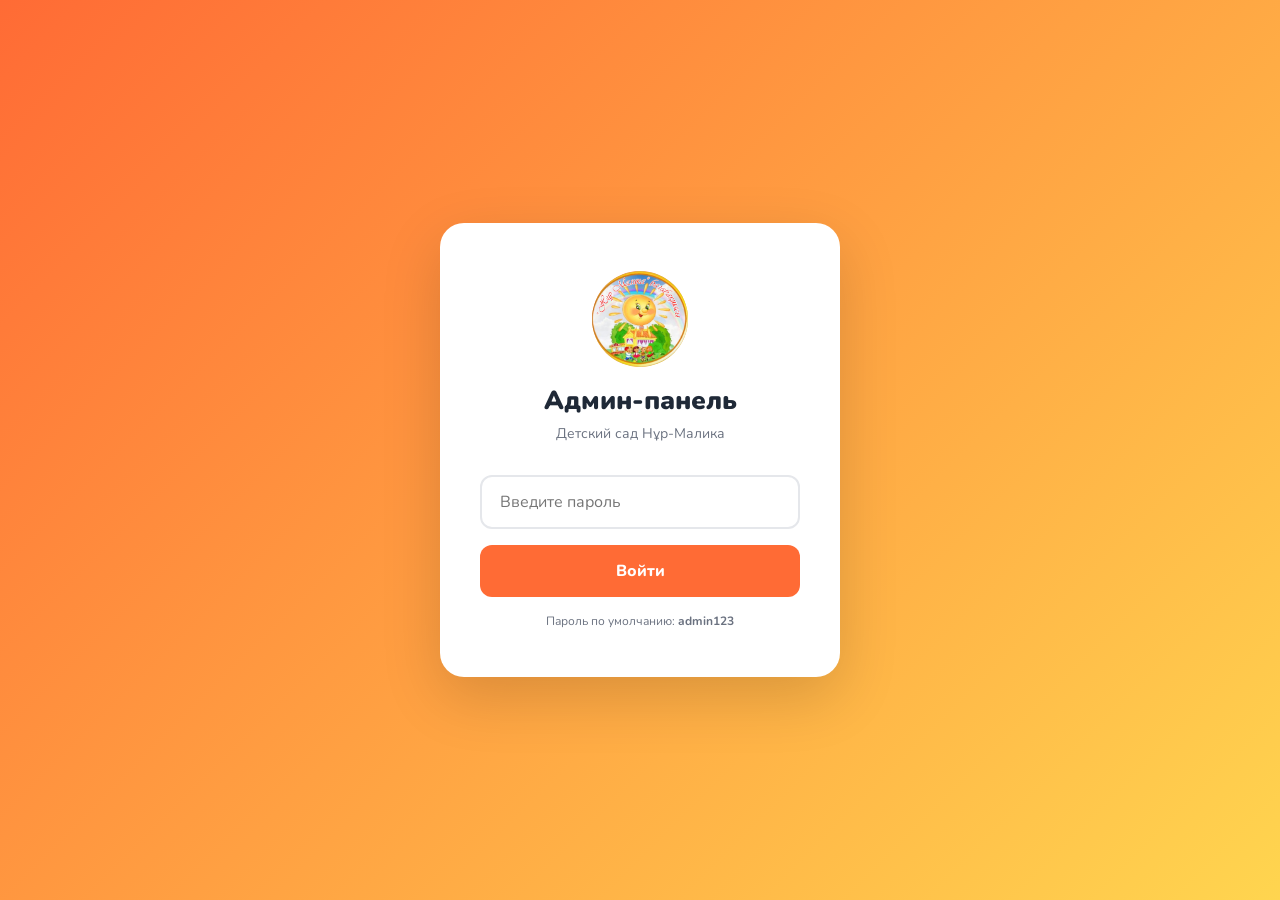
<file: admin.html>
<!DOCTYPE html>
<html lang="kk">
<head>
<meta charset="UTF-8">
<meta name="viewport" content="width=device-width, initial-scale=1.0">
<title>Админ-панель — Нұр-Малика</title>
<link rel="icon" type="image/png" href="images/logo.png">
<link rel="apple-touch-icon" href="images/logo.png">
<style>
@import url('https://fonts.googleapis.com/css2?family=Nunito:wght@400;600;700;800;900&display=swap');
*,*::before,*::after{box-sizing:border-box;margin:0;padding:0}
:root{
  --p:#FF6B35;--pd:#E55B28;--bg:#F3F4F6;--surface:#fff;
  --text:#1F2937;--muted:#6B7280;--border:#E5E7EB;
  --success:#10B981;--danger:#EF4444;--warning:#F59E0B;
  --font:'Nunito',system-ui,sans-serif;
  --shadow:0 2px 16px rgba(0,0,0,0.07);
  --radius:14px;
}
body{font-family:var(--font);background:var(--bg);color:var(--text);min-height:100vh}

/* LOGIN */
#login-screen{
  min-height:100vh;display:flex;align-items:center;justify-content:center;
  background:linear-gradient(135deg,#FF6B35,#FFD54F);padding:20px;
}
.login-card{
  background:white;border-radius:24px;padding:48px 40px;
  width:100%;max-width:400px;box-shadow:0 20px 60px rgba(0,0,0,0.15);
  text-align:center;
}
.login-logo{font-size:52px;margin-bottom:16px;width:96px;height:96px;border-radius:50%;overflow:hidden;display:flex;align-items:center;justify-content:center;margin-left:auto;margin-right:auto;background:linear-gradient(135deg,var(--p),#FFD54F)}
.login-logo img{width:100%;height:100%;object-fit:cover;display:block}
.login-title{font-size:26px;font-weight:900;color:var(--text);margin-bottom:6px}
.login-sub{font-size:14px;color:var(--muted);margin-bottom:32px}
.login-inp{
  width:100%;padding:14px 18px;border:2px solid var(--border);
  border-radius:12px;font-size:16px;font-family:var(--font);
  outline:none;transition:border-color .2s;margin-bottom:16px;display:block;
}
.login-inp:focus{border-color:var(--p)}
.login-btn{
  width:100%;padding:15px;background:var(--p);color:white;border:none;
  border-radius:12px;font-size:16px;font-weight:800;cursor:pointer;
  font-family:var(--font);transition:background .2s;
}
.login-btn:hover{background:var(--pd)}
.login-err{color:var(--danger);font-size:13px;margin-top:10px;display:none}
.login-hint{font-size:12px;color:var(--muted);margin-top:16px}

/* DASHBOARD */
#dashboard{display:none}
.sidebar{
  position:fixed;top:0;left:0;bottom:0;width:240px;
  background:var(--text);overflow-y:auto;z-index:100;
}
.sidebar-logo{
  padding:24px 20px;display:flex;align-items:center;gap:12px;
  border-bottom:1px solid rgba(255,255,255,0.08);
}
.sidebar-logo-icon{
  width:40px;height:40px;background:linear-gradient(135deg,var(--p),#FFD54F);
  border-radius:50%;display:flex;align-items:center;justify-content:center;font-size:20px;
  overflow:hidden;flex-shrink:0;
}
.sidebar-logo-icon img{width:100%;height:100%;object-fit:cover;display:block}
.sidebar-logo-text{color:white;font-weight:900;font-size:16px}
.sidebar-logo-sub{color:rgba(255,255,255,0.4);font-size:11px;font-weight:600}
.sidebar-nav{padding:16px 12px}
.sidebar-label{
  font-size:10px;font-weight:800;text-transform:uppercase;letter-spacing:1.5px;
  color:rgba(255,255,255,0.3);padding:12px 8px 6px;
}
.nav-item{
  display:flex;align-items:center;gap:12px;padding:11px 14px;
  border-radius:10px;color:rgba(255,255,255,0.6);font-weight:700;font-size:14px;
  cursor:pointer;transition:all .2s;margin-bottom:2px;border:none;
  background:none;width:100%;text-align:left;font-family:var(--font);
}
.nav-item:hover{background:rgba(255,255,255,0.07);color:white}
.nav-item.active{background:var(--p);color:white}
.nav-item .icon{font-size:18px;width:22px;text-align:center;flex-shrink:0}
.sidebar-footer{
  padding:16px 20px;border-top:1px solid rgba(255,255,255,0.08);
  display:flex;flex-direction:column;gap:8px;
}
.sidebar-back-btn{
  display:flex;align-items:center;gap:8px;color:rgba(255,255,255,0.5);
  font-size:13px;font-weight:700;text-decoration:none;
  padding:8px 12px;border-radius:8px;transition:all .2s;
}
.sidebar-back-btn:hover{color:white;background:rgba(255,255,255,0.07)}
.logout-btn{
  display:flex;align-items:center;gap:8px;color:rgba(239,68,68,0.8);
  font-size:13px;font-weight:700;border:none;background:none;cursor:pointer;
  font-family:var(--font);padding:8px 12px;border-radius:8px;transition:all .2s;width:100%;text-align:left;
}
.logout-btn:hover{background:rgba(239,68,68,0.1);color:var(--danger)}

/* MAIN */
.main{margin-left:240px;min-height:100vh}
.topbar{
  background:white;border-bottom:1px solid var(--border);
  padding:16px 32px;display:flex;align-items:center;justify-content:space-between;
  position:sticky;top:0;z-index:50;
}
.topbar-title{font-size:20px;font-weight:900;color:var(--text)}
.topbar-right{display:flex;align-items:center;gap:12px}
.topbar-site-link{
  font-size:13px;font-weight:700;color:var(--p);text-decoration:none;
  padding:8px 16px;border:2px solid var(--p);border-radius:20px;transition:all .2s;
}
.topbar-site-link:hover{background:var(--p);color:white}
.content{padding:32px}

/* TABS */
.tab-panel{display:none}
.tab-panel.active{display:block}

/* CARDS */
.card{background:white;border-radius:var(--radius);padding:28px;box-shadow:var(--shadow);margin-bottom:24px}
.card-title{font-size:17px;font-weight:900;color:var(--text);margin-bottom:20px;display:flex;align-items:center;gap:10px}
.card-title span{font-size:20px}

/* STATS */
.stats-row{display:grid;grid-template-columns:repeat(auto-fill,minmax(160px,1fr));gap:16px;margin-bottom:28px}
.stat-card{background:white;border-radius:var(--radius);padding:22px;box-shadow:var(--shadow);text-align:center}
.stat-num{font-size:36px;font-weight:900;color:var(--p)}
.stat-lbl{font-size:13px;color:var(--muted);font-weight:600;margin-top:4px}

/* FORMS */
.form-row{display:grid;grid-template-columns:1fr 1fr;gap:16px}
.field{display:flex;flex-direction:column;gap:6px;margin-bottom:16px}
.field label{font-size:13px;font-weight:700;color:var(--muted);text-transform:uppercase;letter-spacing:.5px}
.field input,.field textarea,.field select{
  padding:12px 14px;border:1.5px solid var(--border);border-radius:10px;
  font-size:14px;font-family:var(--font);outline:none;
  transition:border-color .2s;color:var(--text);background:white;
}
.field input:focus,.field textarea:focus,.field select:focus{border-color:var(--p)}
.field textarea{resize:vertical;min-height:90px}
.form-actions{display:flex;gap:12px;margin-top:8px;flex-wrap:wrap}

/* BUTTONS */
.btn{padding:10px 22px;border-radius:8px;font-size:14px;font-weight:700;cursor:pointer;border:none;font-family:var(--font);transition:all .2s;display:inline-flex;align-items:center;gap:6px}
.btn-primary{background:var(--p);color:white}
.btn-primary:hover{background:var(--pd);transform:translateY(-1px)}
.btn-success{background:var(--success);color:white}
.btn-success:hover{filter:brightness(0.9)}
.btn-danger{background:var(--danger);color:white}
.btn-danger:hover{filter:brightness(0.9)}
.btn-ghost{background:var(--bg);color:var(--text);border:1.5px solid var(--border)}
.btn-ghost:hover{border-color:var(--p);color:var(--p)}
.btn-sm{padding:7px 14px;font-size:13px}

/* LIST ITEMS */
.list-item{
  background:var(--bg);border-radius:10px;padding:16px 20px;
  display:flex;align-items:flex-start;gap:14px;margin-bottom:12px;
  border:1.5px solid var(--border);transition:border-color .2s;
}
.list-item:hover{border-color:var(--p)}
.list-item-thumb{
  width:56px;height:56px;border-radius:8px;object-fit:cover;flex-shrink:0;
  background:linear-gradient(135deg,var(--p),#FFD54F);display:flex;align-items:center;justify-content:center;font-size:22px;
}
.list-item-thumb img{width:56px;height:56px;border-radius:8px;object-fit:cover}
.list-item-body{flex:1;min-width:0}
.list-item-title{font-size:15px;font-weight:800;color:var(--text);margin-bottom:4px}
.list-item-sub{font-size:13px;color:var(--muted);line-height:1.4}
.list-item-actions{display:flex;gap:8px;flex-shrink:0;flex-wrap:wrap}

/* GALLERY GRID ADMIN */
.gallery-admin-grid{display:grid;grid-template-columns:repeat(auto-fill,minmax(160px,1fr));gap:12px}
.gallery-admin-item{position:relative;border-radius:10px;overflow:hidden;aspect-ratio:4/3}
.gallery-admin-item img{width:100%;height:100%;object-fit:cover}
.gallery-admin-del{
  position:absolute;top:6px;right:6px;width:28px;height:28px;
  background:rgba(239,68,68,0.9);border:none;border-radius:6px;
  color:white;font-size:14px;cursor:pointer;display:flex;align-items:center;justify-content:center;
}
.gallery-admin-cap{
  position:absolute;bottom:0;left:0;right:0;
  background:rgba(0,0,0,0.55);color:white;font-size:11px;
  font-weight:600;padding:4px 8px;text-overflow:ellipsis;overflow:hidden;white-space:nowrap;
}

/* TOAST */
.toast{
  position:fixed;bottom:24px;right:24px;background:#1F2937;color:white;
  padding:13px 22px;border-radius:10px;font-size:14px;font-weight:700;
  box-shadow:0 8px 30px rgba(0,0,0,0.2);z-index:9999;
  transform:translateY(70px);opacity:0;transition:all .4s;pointer-events:none;
}
.toast.show{transform:translateY(0);opacity:1}
.toast.success{border-left:4px solid var(--success)}
.toast.error{border-left:4px solid var(--danger)}

/* BADGE */
.badge{display:inline-block;padding:3px 10px;border-radius:50px;font-size:11px;font-weight:800;text-transform:uppercase}
.badge-orange{background:rgba(255,107,53,0.12);color:var(--p)}
.badge-green{background:rgba(16,185,129,0.12);color:var(--success)}
.badge-blue{background:rgba(59,130,246,0.12);color:#3B82F6}

/* DIVIDER */
.divider{border:none;border-top:1px solid var(--border);margin:24px 0}

/* MODAL OVERLAY for edit */
.modal-overlay{
  position:fixed;inset:0;background:rgba(0,0,0,0.5);z-index:500;
  display:flex;align-items:center;justify-content:center;padding:20px;
  opacity:0;pointer-events:none;transition:opacity .3s;
}
.modal-overlay.open{opacity:1;pointer-events:auto}
.modal{
  background:white;border-radius:20px;padding:32px;
  width:100%;max-width:560px;max-height:90vh;overflow-y:auto;
  box-shadow:0 20px 60px rgba(0,0,0,0.2);
}
.modal-title{font-size:18px;font-weight:900;margin-bottom:20px;display:flex;justify-content:space-between;align-items:center}
.modal-close{background:none;border:none;font-size:20px;cursor:pointer;color:var(--muted)}

/* PHOTO PICKER */
.photo-pick { display:flex;flex-direction:column;gap:10px }
.photo-pick-row { display:flex;align-items:center;gap:14px }
.photo-pick-thumb {
  width:80px;height:80px;border-radius:10px;border:2px solid var(--border);
  background:var(--bg);display:flex;align-items:center;justify-content:center;
  font-size:28px;overflow:hidden;flex-shrink:0;
}
.photo-pick-thumb img { width:100%;height:100%;object-fit:cover;display:block }
.photo-pick-btns { display:flex;flex-direction:column;gap:8px }
.photo-pick-url { margin-top:6px }
.photo-pick-url input {
  width:100%;padding:10px 13px;border:1.5px solid var(--border);border-radius:10px;
  font-size:13px;font-family:var(--font);outline:none;transition:border-color .2s;
}
.photo-pick-url input:focus { border-color:var(--p) }
.ls-bar {
  background:var(--bg);border-radius:10px;padding:12px 16px;
  font-size:13px;display:flex;align-items:center;gap:10px;border:1px solid var(--border);
}
.ls-track { flex:1;height:8px;background:#E5E7EB;border-radius:4px;overflow:hidden }
.ls-fill  { height:100%;border-radius:4px;background:var(--p);transition:width .4s }

/* DROP ZONE */
.dropzone{
  border:2px dashed var(--border);border-radius:12px;
  padding:24px 20px;cursor:pointer;transition:all .2s;
  text-align:center;background:var(--bg);
}
.dropzone:hover,.dropzone.over{border-color:var(--p);background:rgba(255,107,53,0.04)}
.dz-icon{font-size:36px;margin-bottom:8px}
.dz-label{font-weight:800;font-size:15px;color:var(--text)}
.dz-hint{font-size:12px;color:var(--muted);margin-top:4px}
.dz-prev{pointer-events:none}
.dz-file-row{
  display:flex;align-items:center;gap:12px;
  background:white;border-radius:10px;padding:12px 16px;
  border:1px solid var(--border);pointer-events:auto;
}
.dz-thumb{width:48px;height:48px;border-radius:8px;object-fit:cover;flex-shrink:0}
.dz-thumb-icon{width:48px;height:48px;border-radius:8px;background:rgba(255,107,53,0.1);display:flex;align-items:center;justify-content:center;font-size:24px;flex-shrink:0}
.dz-file-name{font-weight:800;font-size:14px;color:var(--text);white-space:nowrap;overflow:hidden;text-overflow:ellipsis;max-width:240px}
.dz-file-size{font-size:12px;color:var(--muted);margin-top:2px}
.dz-del{margin-left:auto;flex-shrink:0}

/* RESPONSIVE */
@media(max-width:768px){
  .sidebar{width:100%;height:auto;position:relative}
  .main{margin-left:0}
  .form-row{grid-template-columns:1fr}
}
</style>
</head>
<body>

<!-- ═══ LOGIN ═══ -->
<div id="login-screen">
  <div class="login-card">
    <div class="login-logo"><img src="images/logo.png" alt="Логотип" onerror="this.parentElement.innerHTML='🏫'"></div>
    <div class="login-title">Админ-панель</div>
    <div class="login-sub">Детский сад Нұр-Малика</div>
    <input type="password" class="login-inp" id="pw-input" placeholder="Введите пароль" onkeydown="if(event.key==='Enter')doLogin()">
    <button class="login-btn" onclick="doLogin()">Войти</button>
    <div class="login-err" id="login-err">Неверный пароль</div>
    <div class="login-hint">Пароль по умолчанию: <strong>admin123</strong></div>
  </div>
</div>

<!-- ═══ DASHBOARD ═══ -->
<div id="dashboard">
  <!-- Sidebar -->
  <div class="sidebar">
    <div class="sidebar-logo">
      <div class="sidebar-logo-icon"><img src="images/logo.png" alt="Логотип" onerror="this.parentElement.innerHTML='🏫'"></div>
      <div>
        <div class="sidebar-logo-text" id="sb-name">Нұр-Малика</div>
        <div class="sidebar-logo-sub">Админ-панель <span id="mode-badge" style="font-size:10px;padding:1px 6px;border-radius:4px;background:rgba(255,255,255,0.15);margin-left:4px"></span></div>
      </div>
    </div>
    <div class="sidebar-nav">
      <div class="sidebar-label">Главное</div>
      <button class="nav-item active" onclick="switchTab('overview')"><span class="icon">🏠</span>Обзор</button>
      <div class="sidebar-label">Контент</div>
      <button class="nav-item" onclick="switchTab('submissions')"><span class="icon">📨</span>Заявки <span id="nav-sub-badge" style="margin-left:auto;background:var(--p);color:white;font-size:11px;padding:2px 8px;border-radius:50px;font-weight:800;display:none"></span></button>
      <button class="nav-item" onclick="switchTab('settings')"><span class="icon">⚙️</span>Настройки сайта</button>
      <button class="nav-item" onclick="switchTab('about')"><span class="icon">📖</span>О нас</button>
      <button class="nav-item" onclick="switchTab('news')"><span class="icon">📰</span>Новости</button>
      <button class="nav-item" onclick="switchTab('team')"><span class="icon">👩‍🏫</span>Педагоги</button>
      <button class="nav-item" onclick="switchTab('gallery')"><span class="icon">🖼️</span>Галерея</button>
      <button class="nav-item" onclick="switchTab('programs')"><span class="icon">📚</span>Программы</button>
      <button class="nav-item" onclick="switchTab('attestation')"><span class="icon">📋</span>Аттестация</button>
      <div class="sidebar-label">Аккаунт</div>
      <button class="nav-item" onclick="switchTab('password')"><span class="icon">🔒</span>Сменить пароль</button>
    </div>
    <div class="sidebar-footer">
      <a href="index.html" class="sidebar-back-btn" target="_blank">🌐 Открыть сайт</a>
      <button class="logout-btn" onclick="doLogout()">🚪 Выйти</button>
    </div>
  </div>

  <!-- Main -->
  <div class="main">
    <div class="topbar">
      <div class="topbar-title" id="topbar-title">Обзор</div>
      <div class="topbar-right">
        <a href="index.html" target="_blank" class="topbar-site-link">🌐 Сайт</a>
      </div>
    </div>
    <div class="content">

      <!-- ══ OVERVIEW ══ -->
      <div class="tab-panel active" id="tab-overview">
        <div class="stats-row" id="overview-stats"></div>
        <div style="display:grid;grid-template-columns:1fr 1fr;gap:20px">
          <div class="card">
            <div class="card-title"><span>📰</span>Последние новости</div>
            <div id="ov-news"></div>
          </div>
          <div class="card">
            <div class="card-title"><span>⚡</span>Быстрые действия</div>
            <div style="display:flex;flex-direction:column;gap:10px">
              <button class="btn btn-primary" style="width:100%;justify-content:center" onclick="switchTab('news')">➕ Добавить новость</button>
              <button class="btn btn-ghost" style="width:100%;justify-content:center" onclick="switchTab('gallery')">🖼️ Управление галереей</button>
              <button class="btn btn-ghost" style="width:100%;justify-content:center" onclick="switchTab('team')">👩‍🏫 Управление педагогами</button>
              <button class="btn btn-ghost" style="width:100%;justify-content:center" onclick="switchTab('settings')">⚙️ Настройки</button>
            </div>
          </div>
        </div>
      </div>

      <!-- ══ SUBMISSIONS (заявки с формы) ══ -->
      <div class="tab-panel" id="tab-submissions">
        <div class="card">
          <div class="card-title" style="justify-content:space-between">
            <div style="display:flex;align-items:center;gap:10px"><span>📨</span>Заявки с сайта (<span id="sub-count">0</span>)</div>
            <div style="display:flex;gap:8px">
              <button class="btn btn-success btn-sm" onclick="exportSubmissionsCSV()">📊 Скачать Excel (CSV)</button>
              <button class="btn btn-danger btn-sm" onclick="clearAllSubmissions()">🗑️ Очистить все</button>
            </div>
          </div>
          <div style="font-size:13px;color:var(--muted);margin-bottom:16px;padding:12px 14px;background:var(--bg);border-radius:10px;border-left:3px solid var(--p)">
            💡 Здесь сохраняются заявки, оставленные через форму «Связаться с нами» на сайте.
            Файл CSV откроется в Excel — просто кликните на него двойным щелчком.
          </div>
          <div id="submissions-list"></div>
        </div>
      </div>

      <!-- ══ SETTINGS ══ -->
      <div class="tab-panel" id="tab-settings">
        <div class="card">
          <div class="card-title"><span>🏫</span>Основная информация</div>
          <div class="form-row">
            <div class="field"><label>Название сайта (RU)</label><input id="s-name" placeholder="Нұр-Малика"></div>
            <div class="field"><label>Instagram</label><input id="s-ig" placeholder="@your_kindergarten"></div>
          </div>
          <div class="form-row">
            <div class="field"><label>Слоган (RU)</label><input id="s-tagline-ru" placeholder="Место, где живёт счастливое детство"></div>
            <div class="field"><label>Слоган (KZ)</label><input id="s-tagline-kz" placeholder="Бақытты балалық шақ..."></div>
          </div>
        </div>
        <div class="card">
          <div class="card-title"><span>📞</span>Контактные данные</div>
          <div class="form-row">
            <div class="field"><label>Телефон</label><input id="s-phone" placeholder="+7 (700) 123 45 67"></div>
            <div class="field"><label>Email</label><input id="s-email" type="email" placeholder="email@mail.ru"></div>
          </div>
          <div class="form-row">
            <div class="field"><label>Адрес (RU)</label><input id="s-addr-ru" placeholder="г. Город, ул. Примерная, 1"></div>
            <div class="field"><label>Адрес (KZ)</label><input id="s-addr-kz" placeholder="Қала, Үлгі көшесі, 1"></div>
          </div>
          <div class="form-row">
            <div class="field"><label>Режим работы (RU)</label><input id="s-hours-ru" placeholder="Пн–Пт: 7:00 – 19:00"></div>
            <div class="field"><label>Режим работы (KZ)</label><input id="s-hours-kz" placeholder="Дс–Жм: 7:00 – 19:00"></div>
          </div>
        </div>
        <div class="card">
          <div class="card-title"><span>📨</span>Отправка заявок на email</div>
          <p style="color:var(--muted);font-size:13px;margin-bottom:12px;line-height:1.6">
            Сюда будут приходить заявки, которые посетители оставляют через форму обратной связи.
            <br>Используется бесплатный сервис <b>FormSubmit.co</b> — регистрация не нужна.
            <br>⚠️ После сохранения первая заявка придёт с ссылкой для подтверждения — её нужно открыть один раз. После этого все заявки будут приходить автоматически.
          </p>
          <div class="form-row">
            <div class="field"><label>Email для уведомлений</label><input id="s-notify-email" type="email" placeholder="example@mail.ru"></div>
          </div>
          <details style="margin-top:8px">
            <summary style="cursor:pointer;color:var(--muted);font-size:13px;font-weight:600">⚙️ Дополнительно: Formspree (для опытных)</summary>
            <p style="color:var(--muted);font-size:13px;margin:10px 0;line-height:1.6">
              Если у вас уже есть аккаунт на <a href="https://formspree.io" target="_blank">formspree.io</a>, можете указать URL формы — он будет использован вместо FormSubmit.
            </p>
            <div class="form-row">
              <div class="field"><label>Formspree endpoint URL</label><input id="s-formspree" type="url" placeholder="https://formspree.io/f/abcdefg"></div>
            </div>
          </details>
        </div>
        <div class="card">
          <div class="card-title"><span>📊</span>Статистика (Hero-блок)</div>
          <div class="form-row">
            <div class="field"><label>Цифра 1 (лет работы)</label><input id="s-st1" type="number" placeholder="8"></div>
            <div class="field"><label>Подпись 1 (RU / KZ)</label>
              <div style="display:flex;gap:8px">
                <input id="s-st1ru" placeholder="лет работы" style="flex:1;padding:12px 14px;border:1.5px solid var(--border);border-radius:10px;font-family:var(--font);outline:none">
                <input id="s-st1kz" placeholder="жыл жұмыс" style="flex:1;padding:12px 14px;border:1.5px solid var(--border);border-radius:10px;font-family:var(--font);outline:none">
              </div>
            </div>
          </div>
          <div class="form-row">
            <div class="field"><label>Цифра 2 (детей)</label><input id="s-st2" type="number" placeholder="120"></div>
            <div class="field"><label>Подпись 2 (RU / KZ)</label>
              <div style="display:flex;gap:8px">
                <input id="s-st2ru" placeholder="детей" style="flex:1;padding:12px 14px;border:1.5px solid var(--border);border-radius:10px;font-family:var(--font);outline:none">
                <input id="s-st2kz" placeholder="бала" style="flex:1;padding:12px 14px;border:1.5px solid var(--border);border-radius:10px;font-family:var(--font);outline:none">
              </div>
            </div>
          </div>
          <div class="form-row">
            <div class="field"><label>Цифра 3 (педагогов)</label><input id="s-st3" type="number" placeholder="15"></div>
            <div class="field"><label>Подпись 3 (RU / KZ)</label>
              <div style="display:flex;gap:8px">
                <input id="s-st3ru" placeholder="педагогов" style="flex:1;padding:12px 14px;border:1.5px solid var(--border);border-radius:10px;font-family:var(--font);outline:none">
                <input id="s-st3kz" placeholder="педагог" style="flex:1;padding:12px 14px;border:1.5px solid var(--border);border-radius:10px;font-family:var(--font);outline:none">
              </div>
            </div>
          </div>
        </div>
        <div class="form-actions">
          <button class="btn btn-primary" onclick="saveSettings()">💾 Сохранить настройки</button>
          <button class="btn btn-ghost" onclick="loadSettings()">↩️ Сбросить</button>
        </div>
      </div>

      <!-- ══ ABOUT ══ -->
      <div class="tab-panel" id="tab-about">
        <div class="card">
          <div class="card-title"><span>🏫</span>Главное фото «О нас» (показывается на Главной и странице «О нас»)</div>
          <div class="photo-pick">
            <div class="photo-pick-row">
              <div class="photo-pick-thumb" id="ab-img-thumb" style="width:120px;height:90px"><span>🏫</span></div>
              <div class="photo-pick-btns">
                <label class="btn btn-primary btn-sm" style="cursor:pointer">
                  📷 Загрузить фото
                  <input type="file" accept="image/*" style="display:none" onchange="pickAboutImage(this)">
                </label>
                <button type="button" class="btn btn-ghost btn-sm" onclick="toggleEl('ab-img-url-wrap')">🔗 URL</button>
                <button type="button" class="btn btn-danger btn-sm" onclick="clearAboutImage()">✕ Убрать</button>
              </div>
            </div>
            <div id="ab-img-url-wrap" style="display:none" class="photo-pick-url">
              <input id="ab-img-url" placeholder="https://..." oninput="setAboutImageUrl(this.value)">
            </div>
          </div>
        </div>
        <div class="card">
          <div class="card-title"><span>📖</span>Текст «О нас»</div>
          <div class="form-row">
            <div class="field"><label>Заголовок (RU)</label><input id="ab-title-ru" placeholder="О нашем детском саде"></div>
            <div class="field"><label>Заголовок (KZ)</label><input id="ab-title-kz" placeholder="Біздің балабақша туралы"></div>
          </div>
          <div class="form-row">
            <div class="field"><label>Основной текст (RU)</label><textarea id="ab-text-ru" rows="4"></textarea></div>
            <div class="field"><label>Основной текст (KZ)</label><textarea id="ab-text-kz" rows="4"></textarea></div>
          </div>
          <div class="form-row">
            <div class="field"><label>Миссия (RU)</label><textarea id="ab-mission-ru" rows="3"></textarea></div>
            <div class="field"><label>Миссия (KZ)</label><textarea id="ab-mission-kz" rows="3"></textarea></div>
          </div>
        </div>
        <div class="card">
          <div class="card-title"><span>👶</span>Группы (можно добавить фото к каждой группе)</div>
          <div id="groups-editor"></div>
        </div>
        <div class="form-actions">
          <button class="btn btn-primary" onclick="saveAbout()">💾 Сохранить</button>
        </div>
      </div>

      <!-- ══ NEWS ══ -->
      <div class="tab-panel" id="tab-news">
        <div class="card">
          <div class="card-title"><span>➕</span>Добавить новость</div>
          <div class="form-row">
            <div class="field"><label>Заголовок (RU)</label><input id="n-title-ru" placeholder="Название новости"></div>
            <div class="field"><label>Заголовок (KZ)</label><input id="n-title-kz" placeholder="Жаңалық атауы"></div>
          </div>
          <div class="form-row">
            <div class="field"><label>Дата</label><input id="n-date" type="date"></div>
          </div>
          <div class="field">
            <label>Фото новости (необязательно)</label>
            <div class="photo-pick">
              <div class="photo-pick-row">
                <div class="photo-pick-thumb" id="n-thumb"><span>📰</span></div>
                <div class="photo-pick-btns">
                  <label class="btn btn-primary btn-sm" style="cursor:pointer">
                    📷 Загрузить
                    <input type="file" accept="image/*" style="display:none" onchange="pickPhoto(this,'n-img-data','n-thumb')">
                  </label>
                  <button type="button" class="btn btn-ghost btn-sm" onclick="toggleEl('n-url-wrap')">🔗 URL</button>
                  <button type="button" class="btn btn-danger btn-sm" onclick="clearThumb('n-img-data','n-thumb','📰')">✕</button>
                </div>
              </div>
              <div id="n-url-wrap" style="display:none" class="photo-pick-url">
                <input id="n-img-url" placeholder="https://..." oninput="setPhotoFromUrl('n-img-data','n-thumb',this.value)">
              </div>
              <input type="hidden" id="n-img-data">
            </div>
          </div>
          <div class="form-row">
            <div class="field"><label>Текст (RU)</label><textarea id="n-text-ru" rows="3" placeholder="Текст новости..."></textarea></div>
            <div class="field"><label>Текст (KZ)</label><textarea id="n-text-kz" rows="3" placeholder="Жаңалық мәтіні..."></textarea></div>
          </div>
          <button class="btn btn-primary" onclick="addNews()">➕ Добавить новость</button>
        </div>
        <div class="card">
          <div class="card-title"><span>📰</span>Все новости</div>
          <div id="news-list"></div>
        </div>
      </div>

      <!-- ══ TEAM ══ -->
      <div class="tab-panel" id="tab-team">
        <div class="card">
          <div class="card-title"><span>➕</span>Добавить педагога</div>
          <div class="form-row">
            <div class="field"><label>Имя (RU)</label><input id="tm-name-ru" placeholder="Ваше имя"></div>
            <div class="field"><label>Имя (KZ)</label><input id="tm-name-kz" placeholder="Иванова Айгерім"></div>
          </div>
          <div class="form-row">
            <div class="field"><label>Должность (RU)</label><input id="tm-role-ru" placeholder="Воспитатель"></div>
            <div class="field"><label>Должность (KZ)</label><input id="tm-role-kz" placeholder="Тәрбиеші"></div>
          </div>
          <div class="field">
            <label>Фото педагога</label>
            <div class="photo-pick">
              <div class="photo-pick-row">
                <div class="photo-pick-thumb" id="tm-thumb"><span>👩‍🏫</span></div>
                <div class="photo-pick-btns">
                  <label class="btn btn-primary btn-sm" style="cursor:pointer">
                    📷 Загрузить фото
                    <input type="file" accept="image/*" style="display:none" onchange="pickPhoto(this,'tm-photo-data','tm-thumb')">
                  </label>
                  <button type="button" class="btn btn-ghost btn-sm" onclick="toggleEl('tm-url-wrap')">🔗 Вставить URL</button>
                  <button type="button" class="btn btn-danger btn-sm" onclick="clearThumb('tm-photo-data','tm-thumb','👩‍🏫')">✕</button>
                </div>
              </div>
              <div id="tm-url-wrap" style="display:none" class="photo-pick-url">
                <input id="tm-photo-url" placeholder="https://..." oninput="setPhotoFromUrl('tm-photo-data','tm-thumb',this.value)">
              </div>
              <input type="hidden" id="tm-photo-data">
            </div>
          </div>
          <div class="form-row">
            <div class="field"><label>О педагоге (RU)</label><textarea id="tm-bio-ru" rows="3" placeholder="Краткая биография..."></textarea></div>
            <div class="field"><label>О педагоге (KZ)</label><textarea id="tm-bio-kz" rows="3" placeholder="Қысқаша өмірбаян..."></textarea></div>
          </div>
          <button class="btn btn-primary" onclick="addTeam()">➕ Добавить педагога</button>
        </div>
        <div class="card">
          <div class="card-title"><span>👩‍🏫</span>Все педагоги</div>
          <div id="team-list"></div>
        </div>
      </div>

      <!-- ══ GALLERY ══ -->
      <div class="tab-panel" id="tab-gallery">
        <div class="card">
          <div class="card-title"><span>➕</span>Добавить фотографию</div>
          <!-- Photo source toggle -->
          <div style="display:flex;gap:10px;margin-bottom:16px">
            <button id="g-mode-file" class="btn btn-primary btn-sm" onclick="gSetMode('file')">📷 С компьютера</button>
            <button id="g-mode-url" class="btn btn-ghost btn-sm" onclick="gSetMode('url')">🔗 По ссылке (URL)</button>
          </div>
          <!-- File upload -->
          <div id="g-file-section">
            <div id="g-dropzone" class="dropzone" onclick="document.getElementById('g-file-inp').click()"
                 ondragover="dzOver(event,'g-dropzone')" ondragleave="dzLeave('g-dropzone')" ondrop="gFileDrop(event)">
              <input type="file" id="g-file-inp" accept="image/*" style="display:none" onchange="gFileSelect(this)">
              <div id="g-file-ph" class="dz-ph">
                <div class="dz-icon">📷</div>
                <div class="dz-label">Нажмите или перетащите фото сюда</div>
                <div class="dz-hint">JPG, PNG, WebP — сжимается автоматически</div>
              </div>
              <div id="g-file-prev" class="dz-prev" style="display:none"></div>
            </div>
          </div>
          <!-- URL input -->
          <div id="g-url-section" style="display:none">
            <div class="field">
              <label>Ссылка на фото</label>
              <input id="g-url" placeholder="https://...">
            </div>
            <div id="g-preview" style="margin:8px 0;display:none">
              <img id="g-preview-img" style="max-height:120px;border-radius:10px;object-fit:cover">
            </div>
          </div>
          <div class="form-row" style="margin-top:14px">
            <div class="field"><label>Подпись (RU)</label><input id="g-cap-ru" placeholder="Описание фото"></div>
            <div class="field"><label>Подпись (KZ)</label><input id="g-cap-kz" placeholder="Сурет сипаттамасы"></div>
          </div>
          <div class="field"><label>Категория</label><input id="g-cat" placeholder="Праздники, Занятия, Кухня..."></div>
          <button class="btn btn-primary" onclick="addGallery()">➕ Добавить фото</button>
        </div>
        <div class="card">
          <div class="card-title"><span>🖼️</span>Все фотографии (<span id="g-count">0</span>)</div>
          <div class="gallery-admin-grid" id="gallery-admin-list"></div>
        </div>
      </div>

      <!-- ══ PROGRAMS ══ -->
      <div class="tab-panel" id="tab-programs">
        <div class="card">
          <div class="card-title"><span>📚</span>Программы обучения</div>
          <div id="programs-editor"></div>
          <button class="btn btn-primary" onclick="savePrograms()">💾 Сохранить программы</button>
        </div>
      </div>

      <!-- ══ ATTESTATION ══ -->
      <div class="tab-panel" id="tab-attestation">
        <div class="card">
          <div class="card-title"><span>➕</span>Добавить документ</div>
          <div class="form-row">
            <div class="field"><label>Название (RU)</label><input id="at-title-ru" placeholder="Лицензия..."></div>
            <div class="field"><label>Название (KZ)</label><input id="at-title-kz" placeholder="Лицензия..."></div>
          </div>
          <div class="form-row">
            <div class="field"><label>Описание (RU)</label><textarea id="at-desc-ru" rows="2"></textarea></div>
            <div class="field"><label>Описание (KZ)</label><textarea id="at-desc-kz" rows="2"></textarea></div>
          </div>
          <div class="form-row">
            <div class="field"><label>Учебный год</label><input id="at-year" placeholder="2024-2025"></div>
            <div class="field"><label>Дата выдачи</label><input id="at-date" type="date"></div>
          </div>
          <div class="form-row">
            <div class="field"><label>Иконка (emoji)</label><input id="at-icon" placeholder="📋" maxlength="4"></div>
          </div>
          <div class="field">
            <label>📎 Файл документа (PDF или фото аттестата)</label>
            <div id="at-dropzone" class="dropzone" onclick="document.getElementById('at-file-inp').click()"
                 ondragover="dzOver(event,'at-dropzone')" ondragleave="dzLeave('at-dropzone')" ondrop="dzDrop(event,'at')">
              <input type="file" id="at-file-inp" accept=".pdf,image/*" style="display:none" onchange="dzSelect(this,'at')">
              <div id="at-file-ph" class="dz-ph"><div class="dz-icon">📁</div>
                <div class="dz-label">Нажмите или перетащите файл сюда</div>
                <div class="dz-hint">PDF, JPG, PNG — до 50 МБ</div>
              </div>
              <div id="at-file-prev" class="dz-prev" style="display:none"></div>
            </div>
          </div>
          <button class="btn btn-primary" onclick="addAttestation()">➕ Добавить документ</button>
        </div>
        <div class="card">
          <div class="card-title"><span>📋</span>Все документы</div>
          <div id="att-list"></div>
        </div>
      </div>

      <!-- ══ PASSWORD ══ -->
      <div class="tab-panel" id="tab-password">
        <div class="card" style="max-width:420px">
          <div class="card-title"><span>🔒</span>Смена пароля</div>
          <div class="field"><label>Текущий пароль</label><input type="password" id="pw-old" placeholder="Текущий пароль"></div>
          <div class="field"><label>Новый пароль</label><input type="password" id="pw-new" placeholder="Новый пароль (мин. 4 символа)"></div>
          <div class="field"><label>Повторите пароль</label><input type="password" id="pw-confirm" placeholder="Повторите новый пароль"></div>
          <button class="btn btn-primary" onclick="changePassword()">🔒 Сменить пароль</button>
        </div>
        <div class="card" style="max-width:420px;background:rgba(239,68,68,0.05);border:1px solid rgba(239,68,68,0.2)">
          <div class="card-title"><span>⚠️</span>Сбросить все данные</div>
          <p style="font-size:14px;color:var(--muted);margin-bottom:16px">Сбросить все данные сайта к значениям по умолчанию. Это действие нельзя отменить!</p>
          <button class="btn btn-danger" onclick="confirmReset()">🗑️ Сбросить всё</button>
        </div>
      </div>

    </div><!-- /content -->
  </div><!-- /main -->
</div><!-- /dashboard -->

<!-- MODAL (edit items) -->
<div class="modal-overlay" id="modal-overlay" onclick="if(event.target===this)closeModal()">
  <div class="modal" id="modal-body"></div>
</div>

<div class="toast" id="toast"></div>

<script src="js/filestore.js"></script>
<script src="js/data.js"></script>
<script>
// ═══ AUTH ═══
// Инициализация при загрузке: ждём initData() из data.js, потом показываем экран логина.
(async function bootstrap(){
  if (typeof initData === 'function') {
    try { await initData(); } catch(e) { console.warn('initData failed:', e); }
  }
  // Если уже залогинены в этой сессии — сразу в дашборд
  const savedPw = sessionStorage.getItem('adminPassword');
  if (savedPw) {
    if (isServerMode()) {
      try {
        const r = await fetch('api.php?action=login', {
          method: 'POST',
          headers: { 'Content-Type': 'application/json' },
          body: JSON.stringify({ password: savedPw })
        });
        const j = await r.json();
        if (j.ok) { showDashboard(); return; }
      } catch {}
      sessionStorage.removeItem('adminPassword');
    } else {
      const d = getData();
      if (savedPw === d.settings.adminPassword) { showDashboard(); return; }
      sessionStorage.removeItem('adminPassword');
    }
  }
})();

function showDashboard(){
  const d = getData();
  document.getElementById('login-screen').style.display = 'none';
  document.getElementById('dashboard').style.display = 'block';
  document.getElementById('sb-name').textContent = d.settings.siteName;
  const badge = document.getElementById('mode-badge');
  if (badge) {
    if (typeof isServerMode === 'function' && isServerMode()) {
      badge.textContent = '🌐 сервер';
      badge.style.background = 'rgba(34,197,94,0.25)';
      badge.title = 'Данные сохраняются на сервере и видны со всех устройств';
    } else {
      badge.textContent = '💾 локально';
      badge.style.background = 'rgba(245,158,11,0.25)';
      badge.title = 'PHP не найден — данные хранятся только в этом браузере';
    }
  }
  loadAll();
}

function showLoginError(){
  document.getElementById('login-err').style.display = 'block';
  document.getElementById('pw-input').style.borderColor = '#EF4444';
  setTimeout(()=>{ document.getElementById('pw-input').style.borderColor=''; },2000);
}

async function doLogin(){
  const pw = document.getElementById('pw-input').value;
  if (typeof isServerMode === 'function' && isServerMode()) {
    try {
      const r = await fetch('api.php?action=login', {
        method: 'POST',
        headers: { 'Content-Type': 'application/json' },
        body: JSON.stringify({ password: pw })
      });
      const j = await r.json();
      if (j.ok) {
        sessionStorage.setItem('adminPassword', pw);
        showDashboard();
      } else {
        showLoginError();
      }
    } catch(e) {
      // Сервер недоступен — пробуем локально
      const d = getData();
      if (pw === d.settings.adminPassword) { showDashboard(); }
      else showLoginError();
    }
  } else {
    const d = getData();
    if (pw === d.settings.adminPassword) {
      sessionStorage.setItem('adminPassword', pw);
      showDashboard();
    } else {
      showLoginError();
    }
  }
}
document.getElementById('pw-input').addEventListener('keydown', e => { if(e.key==='Enter') doLogin(); });

function doLogout(){
  sessionStorage.removeItem('adminPassword');
  document.getElementById('dashboard').style.display='none';
  document.getElementById('login-screen').style.display='flex';
  document.getElementById('pw-input').value='';
  document.getElementById('login-err').style.display='none';
}

// ═══ TABS ═══
const TAB_TITLES = {overview:'Обзор',submissions:'Заявки',settings:'Настройки сайта',about:'О нас',news:'Новости',team:'Педагоги',gallery:'Галерея',programs:'Программы',attestation:'Аттестация',password:'Безопасность'};
function switchTab(id){
  document.querySelectorAll('.tab-panel').forEach(p=>p.classList.remove('active'));
  document.querySelectorAll('.nav-item').forEach(b=>b.classList.remove('active'));
  document.getElementById('tab-'+id).classList.add('active');
  document.querySelectorAll('.nav-item').forEach(b=>{ if(b.getAttribute('onclick')?.includes(`'${id}'`)) b.classList.add('active'); });
  document.getElementById('topbar-title').textContent = TAB_TITLES[id]||id;
  loadAll();
}

// ═══ TOAST ═══
function toast(msg, type='success'){
  const t = document.getElementById('toast');
  t.textContent = msg; t.className = `toast ${type} show`;
  setTimeout(()=>t.classList.remove('show'),3000);
}

// ═══ MODAL ═══
function openModal(html){ document.getElementById('modal-body').innerHTML=html; document.getElementById('modal-overlay').classList.add('open'); }
function closeModal(){ document.getElementById('modal-overlay').classList.remove('open'); }

// ═══ LOAD ALL ═══
function loadAll(){
  loadSettings();
  loadOverview();
  loadNews();
  loadTeam();
  loadGallery();
  loadPrograms();
  loadAttestation();
  loadAbout();
  loadSubmissions();
}

// ═══ OVERVIEW ═══
function loadOverview(){
  const d = getData();
  document.getElementById('overview-stats').innerHTML = `
    <div class="stat-card" style="cursor:pointer;border:2px solid var(--p)" onclick="switchTab('submissions')"><div class="stat-num">${(d.submissions||[]).length}</div><div class="stat-lbl">📨 Заявки</div></div>
    <div class="stat-card"><div class="stat-num">${d.news.length}</div><div class="stat-lbl">📰 Новостей</div></div>
    <div class="stat-card"><div class="stat-num">${d.team.length}</div><div class="stat-lbl">👩‍🏫 Педагогов</div></div>
    <div class="stat-card"><div class="stat-num">${d.gallery.length}</div><div class="stat-lbl">🖼️ Фото</div></div>
    <div class="stat-card"><div class="stat-num">${d.programs.length}</div><div class="stat-lbl">📚 Программ</div></div>
    <div class="stat-card"><div class="stat-num">${d.attestation.length}</div><div class="stat-lbl">📋 Документов</div></div>`;
  document.getElementById('ov-news').innerHTML = d.news.slice(0,3).map(n=>`
    <div style="padding:12px 0;border-bottom:1px solid var(--border)">
      <div style="font-weight:800;font-size:14px">${n.titleRu}</div>
      <div style="font-size:12px;color:var(--muted);margin-top:2px">${n.date}</div>
    </div>`).join('') || '<p style="color:var(--muted);font-size:14px">Нет новостей</p>';
}

// ═══ SETTINGS ═══
function loadSettings(){
  const s = getData().settings;
  document.getElementById('s-name').value       = s.siteName||'';
  document.getElementById('s-ig').value         = s.instagram||'';
  document.getElementById('s-tagline-ru').value = s.siteTaglineRu||'';
  document.getElementById('s-tagline-kz').value = s.siteTaglineKz||'';
  document.getElementById('s-phone').value      = s.phone||'';
  document.getElementById('s-email').value      = s.email||'';
  document.getElementById('s-addr-ru').value    = s.address||'';
  document.getElementById('s-addr-kz').value    = s.addressKz||'';
  document.getElementById('s-hours-ru').value   = s.hours||'';
  document.getElementById('s-hours-kz').value   = s.hoursKz||'';
  document.getElementById('s-notify-email').value = s.notifyEmail||'';
  document.getElementById('s-formspree').value    = s.formspreeUrl||'';
  document.getElementById('s-st1').value        = s.heroStat1||'';
  document.getElementById('s-st1ru').value      = s.heroStat1Ru||'';
  document.getElementById('s-st1kz').value      = s.heroStat1Kz||'';
  document.getElementById('s-st2').value        = s.heroStat2||'';
  document.getElementById('s-st2ru').value      = s.heroStat2Ru||'';
  document.getElementById('s-st2kz').value      = s.heroStat2Kz||'';
  document.getElementById('s-st3').value        = s.heroStat3||'';
  document.getElementById('s-st3ru').value      = s.heroStat3Ru||'';
  document.getElementById('s-st3kz').value      = s.heroStat3Kz||'';
}
function saveSettings(){
  const d = getData();
  d.settings.siteName      = document.getElementById('s-name').value.trim();
  d.settings.instagram     = document.getElementById('s-ig').value.trim();
  d.settings.siteTaglineRu = document.getElementById('s-tagline-ru').value.trim();
  d.settings.siteTaglineKz = document.getElementById('s-tagline-kz').value.trim();
  d.settings.phone         = document.getElementById('s-phone').value.trim();
  d.settings.email         = document.getElementById('s-email').value.trim();
  d.settings.address       = document.getElementById('s-addr-ru').value.trim();
  d.settings.addressKz     = document.getElementById('s-addr-kz').value.trim();
  d.settings.hours         = document.getElementById('s-hours-ru').value.trim();
  d.settings.hoursKz       = document.getElementById('s-hours-kz').value.trim();
  d.settings.notifyEmail   = document.getElementById('s-notify-email').value.trim();
  d.settings.formspreeUrl  = document.getElementById('s-formspree').value.trim();
  d.settings.heroStat1     = document.getElementById('s-st1').value.trim();
  d.settings.heroStat1Ru   = document.getElementById('s-st1ru').value.trim();
  d.settings.heroStat1Kz   = document.getElementById('s-st1kz').value.trim();
  d.settings.heroStat2     = document.getElementById('s-st2').value.trim();
  d.settings.heroStat2Ru   = document.getElementById('s-st2ru').value.trim();
  d.settings.heroStat2Kz   = document.getElementById('s-st2kz').value.trim();
  d.settings.heroStat3     = document.getElementById('s-st3').value.trim();
  d.settings.heroStat3Ru   = document.getElementById('s-st3ru').value.trim();
  d.settings.heroStat3Kz   = document.getElementById('s-st3kz').value.trim();
  saveData(d);
  document.getElementById('sb-name').textContent = d.settings.siteName;
  toast('✅ Настройки сохранены!');
}

// ═══ ABOUT ═══
function loadAbout(){
  const s = getData().settings;
  const ab = getData().about;
  document.getElementById('ab-title-ru').value   = ab.titleRu||'';
  document.getElementById('ab-title-kz').value   = ab.titleKz||'';
  document.getElementById('ab-text-ru').value    = ab.textRu||'';
  document.getElementById('ab-text-kz').value    = ab.textKz||'';
  document.getElementById('ab-mission-ru').value = ab.missionRu||'';
  document.getElementById('ab-mission-kz').value = ab.missionKz||'';
  // About image thumb
  const absTh = document.getElementById('ab-img-thumb');
  if(absTh){
    if(s.aboutImage) absTh.innerHTML = `<img src="${s.aboutImage}" onerror="this.parentElement.innerHTML='<span>🏫</span>'">`;
    else absTh.innerHTML = '<span>🏫</span>';
  }
  const absUrlInp = document.getElementById('ab-img-url');
  if(absUrlInp && s.aboutImage && !s.aboutImage.startsWith('data:')) absUrlInp.value = s.aboutImage;
  // Groups editor
  document.getElementById('groups-editor').innerHTML = ab.groups.map((g,i)=>`
    <div style="background:var(--bg);border-radius:10px;padding:16px;margin-bottom:12px;border:1px solid var(--border)">
      <div style="font-weight:800;margin-bottom:10px">Группа ${i+1} <span style="font-size:18px">${g.icon}</span></div>
      <div class="form-row">
        <div class="field"><label>Название (RU)</label><input value="${g.nameRu||''}" onchange="updateGroup(${i},'nameRu',this.value)"></div>
        <div class="field"><label>Название (KZ)</label><input value="${g.nameKz||''}" onchange="updateGroup(${i},'nameKz',this.value)"></div>
      </div>
      <div class="form-row">
        <div class="field"><label>Возраст (RU)</label><input value="${g.ageRu||''}" onchange="updateGroup(${i},'ageRu',this.value)"></div>
        <div class="field"><label>Возраст (KZ)</label><input value="${g.ageKz||''}" onchange="updateGroup(${i},'ageKz',this.value)"></div>
      </div>
      <div class="field">
        <label>📷 Фото группы (необязательно)</label>
        <div class="photo-pick">
          <div class="photo-pick-row">
            <div class="photo-pick-thumb" id="gr-thumb-${i}" style="width:100px;height:80px">${g.image?`<img src="${g.image}">`:`<span>${g.icon}</span>`}</div>
            <div class="photo-pick-btns">
              <label class="btn btn-primary btn-sm" style="cursor:pointer">📷 Загрузить
                <input type="file" accept="image/*" style="display:none" onchange="pickGroupImage(this,${i})">
              </label>
              <button type="button" class="btn btn-ghost btn-sm" onclick="toggleEl('gr-url-${i}')">🔗 URL</button>
              <button type="button" class="btn btn-danger btn-sm" onclick="clearGroupImage(${i},'${g.icon}')">✕</button>
            </div>
          </div>
          <div id="gr-url-${i}" style="display:${g.image && !g.image.startsWith('data:') ? 'block' : 'none'}" class="photo-pick-url">
            <input value="${g.image && !g.image.startsWith('data:') ? g.image : ''}" placeholder="https://..." oninput="setGroupImageUrl(${i},'${g.icon}',this.value)">
          </div>
        </div>
      </div>
    </div>`).join('');
}
function updateGroup(i,field,val){ const d=getData(); d.about.groups[i][field]=val; saveData(d); }

async function pickAboutImage(input){
  const f = input.files[0]; if(!f) return;
  try {
    let value;
    if (typeof isServerMode === 'function' && isServerMode()) {
      const result = await uploadFileToServer(f);
      value = result.url;
    } else {
      value = await compressImage(f);
    }
    const d = getData();
    d.settings.aboutImage = value;
    if(!(await saveData(d))) return;
    document.getElementById('ab-img-thumb').innerHTML = `<img src="${value}">`;
    toast('✅ Фото «О нас» сохранено!');
  } catch(e){ toast('⚠️ '+e.message,'error'); }
}
function clearAboutImage(){
  const d = getData(); d.settings.aboutImage = '';
  if(!saveData(d)) return;
  document.getElementById('ab-img-thumb').innerHTML = '<span>🏫</span>';
  const u = document.getElementById('ab-img-url'); if(u) u.value = '';
  toast('✅ Фото удалено');
}
function setAboutImageUrl(val){
  const d = getData(); d.settings.aboutImage = val;
  if(!saveData(d)) return;
  const th = document.getElementById('ab-img-thumb');
  if(val) th.innerHTML = `<img src="${val}" onerror="this.parentElement.innerHTML='<span>❌</span>'">`;
  else th.innerHTML = '<span>🏫</span>';
}

async function pickGroupImage(input, i){
  const f = input.files[0]; if(!f) return;
  try {
    const b64 = await compressImage(f);
    const d = getData();
    d.about.groups[i].image = b64;
    if(!saveData(d)) return;
    document.getElementById('gr-thumb-'+i).innerHTML = `<img src="${b64}">`;
    toast('✅ Фото группы сохранено!');
  } catch(e){ toast('⚠️ '+e.message,'error'); }
}
function clearGroupImage(i, icon){
  const d = getData(); d.about.groups[i].image = '';
  if(!saveData(d)) return;
  document.getElementById('gr-thumb-'+i).innerHTML = `<span>${icon}</span>`;
  toast('✅ Фото группы удалено');
}
function setGroupImageUrl(i, icon, val){
  const d = getData(); d.about.groups[i].image = val;
  if(!saveData(d)) return;
  const th = document.getElementById('gr-thumb-'+i);
  if(val) th.innerHTML = `<img src="${val}" onerror="this.parentElement.innerHTML='<span>${icon}</span>'">`;
  else th.innerHTML = `<span>${icon}</span>`;
}
function saveAbout(){
  const d = getData();
  d.about.titleRu   = document.getElementById('ab-title-ru').value.trim();
  d.about.titleKz   = document.getElementById('ab-title-kz').value.trim();
  d.about.textRu    = document.getElementById('ab-text-ru').value.trim();
  d.about.textKz    = document.getElementById('ab-text-kz').value.trim();
  d.about.missionRu = document.getElementById('ab-mission-ru').value.trim();
  d.about.missionKz = document.getElementById('ab-mission-kz').value.trim();
  saveData(d);
  toast('✅ Раздел «О нас» сохранён!');
}

// ═══ NEWS ═══
function loadNews(){
  const news = getData().news;
  document.getElementById('news-list').innerHTML = news.map(n=>`
    <div class="list-item">
      <div class="list-item-thumb">${n.image?`<img src="${n.image}" onerror="this.parentElement.innerHTML='📰'">`:'📰'}</div>
      <div class="list-item-body">
        <div class="list-item-title">${n.titleRu}</div>
        <div class="list-item-sub">${n.date} · ${n.titleKz}</div>
      </div>
      <div class="list-item-actions">
        <button class="btn btn-ghost btn-sm" onclick="editNews(${n.id})">✏️ Изменить</button>
        <button class="btn btn-danger btn-sm" onclick="deleteNews(${n.id})">🗑️</button>
      </div>
    </div>`).join('') || '<p style="color:var(--muted);font-size:14px;padding:12px 0">Нет новостей. Добавьте первую!</p>';
}
function addNews(){
  const d = getData();
  const ru = document.getElementById('n-title-ru').value.trim();
  const kz = document.getElementById('n-title-kz').value.trim();
  if(!ru){ toast('⚠️ Введите заголовок (RU)','error'); return; }
  const id = Date.now();
  d.news.unshift({ id, titleRu:ru, titleKz:kz||ru,
    date: document.getElementById('n-date').value,
    textRu: document.getElementById('n-text-ru').value.trim(),
    textKz: document.getElementById('n-text-kz').value.trim(),
    image: document.getElementById('n-img-data').value.trim() });
  saveData(d); loadNews(); loadOverview(); updateLsBar();
  ['n-title-ru','n-title-kz','n-date','n-text-ru','n-text-kz'].forEach(id=>document.getElementById(id).value='');
  clearThumb('n-img-data','n-thumb','📰');
  const nuw = document.getElementById('n-url-wrap'); if(nuw) nuw.style.display='none';
  toast('✅ Новость добавлена!');
}
function deleteNews(id){
  if(!confirm('Удалить эту новость?')) return;
  const d = getData(); d.news = d.news.filter(n=>n.id!==id); saveData(d); loadNews(); loadOverview(); toast('🗑️ Новость удалена');
}
function editNews(id){
  const d = getData(); const n = d.news.find(x=>x.id===id); if(!n) return;
  const hasImg = !!n.image;
  openModal(`
    <div class="modal-title">✏️ Редактировать новость <button class="modal-close" onclick="closeModal()">✕</button></div>
    <div class="form-row">
      <div class="field"><label>Заголовок (RU)</label><input id="en-tru" value="${n.titleRu}"></div>
      <div class="field"><label>Заголовок (KZ)</label><input id="en-tkz" value="${n.titleKz}"></div>
    </div>
    <div class="form-row">
      <div class="field"><label>Дата</label><input id="en-date" type="date" value="${n.date}"></div>
    </div>
    <div class="field">
      <label>Фото новости (необязательно)</label>
      <div class="photo-pick">
        <div class="photo-pick-row">
          <div class="photo-pick-thumb" id="en-thumb">${hasImg?`<img src="${n.image}">`:'<span>📰</span>'}</div>
          <div class="photo-pick-btns">
            <label class="btn btn-primary btn-sm" style="cursor:pointer">
              📷 Загрузить
              <input type="file" accept="image/*" style="display:none" onchange="pickPhoto(this,'en-img-data','en-thumb')">
            </label>
            <button type="button" class="btn btn-ghost btn-sm" onclick="toggleEl('en-url-wrap')">🔗 URL</button>
            <button type="button" class="btn btn-danger btn-sm" onclick="clearThumb('en-img-data','en-thumb','📰')">✕</button>
          </div>
        </div>
        <div id="en-url-wrap" style="display:none" class="photo-pick-url">
          <input id="en-img-url" placeholder="https://..." oninput="setPhotoFromUrl('en-img-data','en-thumb',this.value)">
        </div>
        <input type="hidden" id="en-img-data" value="${n.image||''}">
      </div>
    </div>
    <div class="field"><label>Текст (RU)</label><textarea id="en-textru" rows="3">${n.textRu}</textarea></div>
    <div class="field"><label>Текст (KZ)</label><textarea id="en-textkz" rows="3">${n.textKz}</textarea></div>
    <div class="form-actions">
      <button class="btn btn-primary" onclick="saveEditNews(${id})">💾 Сохранить</button>
      <button class="btn btn-ghost" onclick="closeModal()">Отмена</button>
    </div>`);
}
function saveEditNews(id){
  const d = getData(); const i = d.news.findIndex(x=>x.id===id); if(i<0) return;
  d.news[i] = { ...d.news[i],
    titleRu: document.getElementById('en-tru').value.trim(),
    titleKz: document.getElementById('en-tkz').value.trim(),
    date: document.getElementById('en-date').value,
    image: document.getElementById('en-img-data').value.trim(),
    textRu: document.getElementById('en-textru').value.trim(),
    textKz: document.getElementById('en-textkz').value.trim() };
  saveData(d); closeModal(); loadNews(); updateLsBar(); toast('✅ Новость обновлена!');
}

// ═══ TEAM ═══
function loadTeam(){
  const team = getData().team;
  document.getElementById('team-list').innerHTML = team.map(m=>`
    <div class="list-item">
      <div class="list-item-thumb">${m.photo?`<img src="${m.photo}" onerror="this.parentElement.innerHTML='👩‍🏫'">`:'👩‍🏫'}</div>
      <div class="list-item-body">
        <div class="list-item-title">${m.nameRu}</div>
        <div class="list-item-sub">${m.roleRu}</div>
      </div>
      <div class="list-item-actions">
        <button class="btn btn-ghost btn-sm" onclick="editTeam(${m.id})">✏️</button>
        <button class="btn btn-danger btn-sm" onclick="deleteTeam(${m.id})">🗑️</button>
      </div>
    </div>`).join('') || '<p style="color:var(--muted);font-size:14px;padding:12px 0">Нет педагогов. Добавьте первого!</p>';
}
function addTeam(){
  const d = getData();
  const ru = document.getElementById('tm-name-ru').value.trim();
  if(!ru){ toast('⚠️ Введите имя педагога','error'); return; }
  d.team.push({ id:Date.now(),
    nameRu:ru, nameKz:document.getElementById('tm-name-kz').value.trim()||ru,
    roleRu:document.getElementById('tm-role-ru').value.trim(),
    roleKz:document.getElementById('tm-role-kz').value.trim(),
    photo:document.getElementById('tm-photo-data').value.trim(),
    bioRu:document.getElementById('tm-bio-ru').value.trim(),
    bioKz:document.getElementById('tm-bio-kz').value.trim() });
  saveData(d); loadTeam(); updateLsBar();
  ['tm-name-ru','tm-name-kz','tm-role-ru','tm-role-kz','tm-bio-ru','tm-bio-kz'].forEach(id=>document.getElementById(id).value='');
  clearThumb('tm-photo-data','tm-thumb','👩‍🏫');
  const uw = document.getElementById('tm-url-wrap'); if(uw) uw.style.display='none';
  toast('✅ Педагог добавлен!');
}
function deleteTeam(id){
  if(!confirm('Удалить педагога?')) return;
  const d = getData(); d.team = d.team.filter(m=>m.id!==id); saveData(d); loadTeam(); toast('🗑️ Педагог удалён');
}
function editTeam(id){
  const d = getData(); const m = d.team.find(x=>x.id===id); if(!m) return;
  openModal(`
    <div class="modal-title">✏️ Редактировать педагога <button class="modal-close" onclick="closeModal()">✕</button></div>
    <div class="form-row">
      <div class="field"><label>Имя (RU)</label><input id="et-nru" value="${m.nameRu}"></div>
      <div class="field"><label>Имя (KZ)</label><input id="et-nkz" value="${m.nameKz}"></div>
    </div>
    <div class="form-row">
      <div class="field"><label>Должность (RU)</label><input id="et-rru" value="${m.roleRu}"></div>
      <div class="field"><label>Должность (KZ)</label><input id="et-rkz" value="${m.roleKz}"></div>
    </div>
    <div class="field">
      <label>Фото педагога</label>
      <div class="photo-pick">
        <div class="photo-pick-row">
          <div class="photo-pick-thumb" id="et-thumb">${m.photo?`<img src="${m.photo}">`:'<span>👩‍🏫</span>'}</div>
          <div class="photo-pick-btns">
            <label class="btn btn-primary btn-sm" style="cursor:pointer">📷 Загрузить
              <input type="file" accept="image/*" style="display:none" onchange="pickPhoto(this,'et-photo-data','et-thumb')">
            </label>
            <button type="button" class="btn btn-ghost btn-sm" onclick="toggleEl('et-url-wrap')">🔗 URL</button>
            <button type="button" class="btn btn-danger btn-sm" onclick="clearThumb('et-photo-data','et-thumb','👩‍🏫')">✕</button>
          </div>
        </div>
        <div id="et-url-wrap" style="display:none" class="photo-pick-url">
          <input id="et-photo-url" placeholder="https://..." oninput="setPhotoFromUrl('et-photo-data','et-thumb',this.value)">
        </div>
        <input type="hidden" id="et-photo-data" value="${m.photo||''}">
      </div>
    </div>
    <div class="field"><label>О педагоге (RU)</label><textarea id="et-bru" rows="3">${m.bioRu||''}</textarea></div>
    <div class="field"><label>О педагоге (KZ)</label><textarea id="et-bkz" rows="3">${m.bioKz||''}</textarea></div>
    <div class="form-actions">
      <button class="btn btn-primary" onclick="saveEditTeam(${id})">💾 Сохранить</button>
      <button class="btn btn-ghost" onclick="closeModal()">Отмена</button>
    </div>`);
}
function saveEditTeam(id){
  const d = getData(); const i = d.team.findIndex(x=>x.id===id); if(i<0) return;
  d.team[i] = { ...d.team[i],
    nameRu:document.getElementById('et-nru').value.trim(),
    nameKz:document.getElementById('et-nkz').value.trim(),
    roleRu:document.getElementById('et-rru').value.trim(),
    roleKz:document.getElementById('et-rkz').value.trim(),
    photo:document.getElementById('et-photo-data').value.trim(),
    bioRu:document.getElementById('et-bru').value.trim(),
    bioKz:document.getElementById('et-bkz').value.trim() };
  saveData(d); closeModal(); loadTeam(); updateLsBar(); toast('✅ Педагог обновлён!');
}

// ═══ IMAGE UTILITIES ═══
async function compressImage(file, maxW=1200, quality=0.82) {
  return new Promise((resolve, reject) => {
    const reader = new FileReader();
    reader.onload = e => {
      const img = new Image();
      img.onload = () => {
        let w = img.width, h = img.height;
        if (w > maxW) { h = Math.round(h * maxW / w); w = maxW; }
        const c = document.createElement('canvas');
        c.width = w; c.height = h;
        c.getContext('2d').drawImage(img, 0, 0, w, h);
        resolve(c.toDataURL('image/jpeg', quality));
      };
      img.onerror = () => reject(new Error('Не удалось загрузить изображение'));
      img.src = e.target.result;
    };
    reader.onerror = () => reject(new Error('Ошибка чтения файла'));
    reader.readAsDataURL(file);
  });
}

async function pickPhoto(input, dataId, thumbId) {
  const file = input.files[0]; if (!file) return;
  try {
    let value;
    if (typeof isServerMode === 'function' && isServerMode()) {
      // Серверный режим: загружаем файл, в data сохраняем URL.
      const result = await uploadFileToServer(file);
      value = result.url;
    } else {
      // Локальный режим: base64 в localStorage.
      value = await compressImage(file);
    }
    document.getElementById(dataId).value = value;
    const th = document.getElementById(thumbId);
    th.innerHTML = `<img src="${value}">`;
    updateLsBar();
  } catch(e) { toast('⚠️ '+e.message,'error'); }
}

function setPhotoFromUrl(dataId, thumbId, val) {
  document.getElementById(dataId).value = val;
  const th = document.getElementById(thumbId);
  if(val) th.innerHTML = `<img src="${val}" onerror="this.parentElement.innerHTML='❌'">`;
  else th.innerHTML = `<span>📷</span>`;
}

function clearThumb(dataId, thumbId, icon='📷') {
  document.getElementById(dataId).value = '';
  document.getElementById(thumbId).innerHTML = `<span>${icon}</span>`;
  updateLsBar();
}

function toggleEl(id) {
  const el = document.getElementById(id);
  el.style.display = el.style.display === 'none' ? 'block' : 'none';
}

function updateLsBar() {
  let total = 0;
  for (const k in localStorage) {
    if (localStorage.hasOwnProperty(k)) total += (localStorage[k].length + k.length) * 2;
  }
  const mb = (total / 1024 / 1024);
  const pct = Math.min(mb / 5 * 100, 100).toFixed(0);
  const fill = document.getElementById('ls-fill');
  const val  = document.getElementById('ls-val');
  if (fill) { fill.style.width = pct+'%'; fill.style.background = mb>4?'#EF4444':mb>3?'#F59E0B':'var(--p)'; }
  if (val)  val.textContent = mb.toFixed(2)+' МБ';
}

// ═══ GALLERY MODE ═══
let _gMode = 'file';
let _gFileB64 = null;
function gSetMode(mode) {
  _gMode = mode;
  document.getElementById('g-file-section').style.display = mode==='file' ? 'block' : 'none';
  document.getElementById('g-url-section').style.display  = mode==='url'  ? 'block' : 'none';
  document.getElementById('g-mode-file').className = 'btn btn-sm ' + (mode==='file'?'btn-primary':'btn-ghost');
  document.getElementById('g-mode-url').className  = 'btn btn-sm ' + (mode==='url' ?'btn-primary':'btn-ghost');
}
function gFileDrop(e) {
  e.preventDefault(); dzLeave('g-dropzone');
  const f = e.dataTransfer.files[0]; if(!f||!f.type.startsWith('image/')) return;
  _processGFile(f);
}
function gFileSelect(input) {
  const f = input.files[0]; if(!f) return;
  _processGFile(f);
}
async function _processGFile(f) {
  try {
    _gFileB64 = await compressImage(f);
    const ph   = document.getElementById('g-file-ph');
    const prev = document.getElementById('g-file-prev');
    ph.style.display='none'; prev.style.display='block';
    prev.innerHTML = `<div class="dz-file-row">
      <img class="dz-thumb" src="${_gFileB64}">
      <div style="min-width:0">
        <div class="dz-file-name">${f.name}</div>
        <div class="dz-file-size">${(f.size/1024).toFixed(0)} КБ → сжато</div>
      </div>
      <button type="button" class="btn btn-danger btn-sm dz-del" onclick="gFileClear()">✕</button>
    </div>`;
    updateLsBar();
  } catch(e) { toast('⚠️ '+e.message,'error'); }
}
function gFileClear() {
  _gFileB64 = null;
  document.getElementById('g-file-ph').style.display='block';
  document.getElementById('g-file-prev').style.display='none';
  document.getElementById('g-file-prev').innerHTML='';
  document.getElementById('g-file-inp').value='';
}

// URL preview
document.addEventListener('DOMContentLoaded', () => {
  const urlInp = document.getElementById('g-url');
  if(urlInp) urlInp.addEventListener('input', function(){
    const v = this.value.trim();
    const prev = document.getElementById('g-preview');
    if(v){ prev.style.display='block'; document.getElementById('g-preview-img').src=v; }
    else  { prev.style.display='none'; }
  });
});

function loadGallery(){
  const gal = getData().gallery;
  document.getElementById('g-count').textContent = gal.length;
  document.getElementById('gallery-admin-list').innerHTML = gal.map(g=>`
    <div class="gallery-admin-item">
      <img src="${g.url}" alt="${g.captionRu}" onerror="this.parentElement.style.background='#ddd'">
      <button class="gallery-admin-del" onclick="deleteGallery(${g.id})" title="Удалить">✕</button>
      <div class="gallery-admin-cap">${g.captionRu}</div>
    </div>`).join('') || '<p style="color:var(--muted);font-size:14px;padding:12px 0;grid-column:1/-1">Галерея пуста</p>';
}

function addGallery(){
  let url = '';
  if (_gMode === 'file') {
    if (!_gFileB64) { toast('⚠️ Выберите фото для загрузки','error'); return; }
    url = _gFileB64;
  } else {
    url = (document.getElementById('g-url').value||'').trim();
    if (!url) { toast('⚠️ Введите URL фото','error'); return; }
  }
  const d = getData();
  d.gallery.push({ id:Date.now(), url,
    captionRu: document.getElementById('g-cap-ru').value.trim()||'Фото',
    captionKz: document.getElementById('g-cap-kz').value.trim()||'Сурет',
    category:  document.getElementById('g-cat').value.trim()||'Общее' });
  if(!saveData(d)) return;
  loadGallery();
  document.getElementById('g-cap-ru').value='';
  document.getElementById('g-cap-kz').value='';
  document.getElementById('g-cat').value='';
  if(_gMode==='file') gFileClear();
  else { document.getElementById('g-url').value=''; document.getElementById('g-preview').style.display='none'; }
  updateLsBar();
  toast('✅ Фото добавлено!');
}
function deleteGallery(id){
  if(!confirm('Удалить фото?')) return;
  const d=getData(); d.gallery=d.gallery.filter(g=>g.id!==id); saveData(d); loadGallery(); updateLsBar(); toast('🗑️ Фото удалено');
}

// ═══ PROGRAMS ═══
function loadPrograms(){
  const progs = getData().programs;
  document.getElementById('programs-editor').innerHTML = progs.map((p,i)=>`
    <div style="background:var(--bg);border-radius:12px;padding:20px;margin-bottom:16px;border:1px solid var(--border)">
      <div style="display:flex;align-items:center;justify-content:space-between;margin-bottom:14px">
        <div style="font-weight:900;font-size:16px">${p.icon} Программа ${i+1}</div>
        <button class="btn btn-danger btn-sm" onclick="deleteProgram(${p.id})">🗑️ Удалить</button>
      </div>
      <div class="form-row">
        <div class="field"><label>Иконка (emoji)</label><input value="${p.icon}" onchange="updateProg(${p.id},'icon',this.value)" maxlength="4"></div>
        <div class="field"><label>Название (RU)</label><input value="${p.titleRu}" onchange="updateProg(${p.id},'titleRu',this.value)"></div>
      </div>
      <div class="field"><label>Название (KZ)</label><input value="${p.titleKz}" onchange="updateProg(${p.id},'titleKz',this.value)"></div>
      <div class="form-row">
        <div class="field"><label>Описание (RU)</label><textarea onchange="updateProg(${p.id},'descRu',this.value)">${p.descRu}</textarea></div>
        <div class="field"><label>Описание (KZ)</label><textarea onchange="updateProg(${p.id},'descKz',this.value)">${p.descKz}</textarea></div>
      </div>
    </div>`).join('');
  // Add new program button
  document.getElementById('programs-editor').insertAdjacentHTML('beforeend',`
    <button class="btn btn-ghost" style="margin-bottom:16px" onclick="addProgram()">➕ Добавить программу</button>`);
}
function updateProg(id,field,val){ const d=getData(); const p=d.programs.find(x=>x.id===id); if(p){ p[field]=val; saveData(d); } }
function deleteProgram(id){
  if(!confirm('Удалить программу?')) return;
  const d=getData(); d.programs=d.programs.filter(p=>p.id!==id); saveData(d); loadPrograms(); toast('🗑️ Программа удалена');
}
function addProgram(){
  const d=getData();
  d.programs.push({id:Date.now(),icon:'📌',titleRu:'Новая программа',titleKz:'Жаңа бағдарлама',descRu:'Описание программы',descKz:'Бағдарлама сипаттамасы'});
  saveData(d); loadPrograms(); toast('✅ Программа добавлена!');
}
function savePrograms(){ const d=getData(); saveData(d); toast('✅ Программы сохранены!'); }

// ═══ DROP ZONE helpers ═══
const _dzFiles = {}; // pending File objects keyed by zone prefix

function dzOver(e, zoneId){ e.preventDefault(); document.getElementById(zoneId).classList.add('over'); }
function dzLeave(zoneId){ document.getElementById(zoneId).classList.remove('over'); }
function dzDrop(e, prefix){
  e.preventDefault();
  dzLeave(prefix+'-dropzone');
  const f = e.dataTransfer.files[0]; if(!f) return;
  _dzFiles[prefix] = f;
  _dzShowPreview(prefix, f);
}
function dzSelect(input, prefix){
  const f = input.files[0]; if(!f) return;
  _dzFiles[prefix] = f;
  _dzShowPreview(prefix, f);
}
function _dzShowPreview(prefix, file){
  const ph   = document.getElementById(prefix+'-file-ph');
  const prev = document.getElementById(prefix+'-file-prev');
  if(!ph||!prev) return;
  ph.style.display = 'none';
  const isPdf = file.type==='application/pdf';
  const isImg = file.type.startsWith('image/');
  const size  = (file.size/1024/1024).toFixed(2)+' МБ';
  const renderRow = (thumbHtml) => {
    prev.style.display = 'block';
    prev.innerHTML = `<div class="dz-file-row">
      ${thumbHtml}
      <div style="min-width:0">
        <div class="dz-file-name">${file.name}</div>
        <div class="dz-file-size">${size} · ${isPdf?'PDF':'Изображение'}</div>
      </div>
      <button type="button" class="btn btn-danger btn-sm dz-del" onclick="dzClear('${prefix}')">✕ Убрать</button>
    </div>`;
  };
  if(isImg){
    const reader = new FileReader();
    reader.onload = e => renderRow(`<img class="dz-thumb" src="${e.target.result}">`);
    reader.readAsDataURL(file);
  } else {
    renderRow(`<div class="dz-thumb-icon">📄</div>`);
  }
}
function dzClear(prefix){
  delete _dzFiles[prefix];
  const ph   = document.getElementById(prefix+'-file-ph');
  const prev = document.getElementById(prefix+'-file-prev');
  const inp  = document.getElementById(prefix+'-file-inp');
  if(ph)   ph.style.display='block';
  if(prev) { prev.style.display='none'; prev.innerHTML=''; }
  if(inp)  inp.value='';
}
function dzShowExisting(prefix, fileName, fileType){
  const ph   = document.getElementById(prefix+'-file-ph');
  const prev = document.getElementById(prefix+'-file-prev');
  if(!ph||!prev) return;
  ph.style.display='none';
  const isPdf = (fileType||'').includes('pdf');
  const thumbHtml = isPdf ? `<div class="dz-thumb-icon">📄</div>`
    : `<div class="dz-thumb-icon">🖼️</div>`;
  prev.style.display='block';
  prev.innerHTML = `<div class="dz-file-row">
    ${thumbHtml}
    <div style="min-width:0">
      <div class="dz-file-name">${fileName||'Файл загружен'}</div>
      <div class="dz-file-size" style="color:var(--success)">✅ Сохранён в браузере</div>
    </div>
    <button type="button" class="btn btn-danger btn-sm dz-del" onclick="dzClear('${prefix}')">✕ Заменить</button>
  </div>`;
}

// ═══ ATTESTATION ═══
function loadAttestation(){
  const att = getData().attestation;
  document.getElementById('att-list').innerHTML = att.map(a=>`
    <div class="list-item">
      <div class="list-item-thumb" style="font-size:28px;background:rgba(255,107,53,0.1);color:var(--p)">${a.icon||'📄'}</div>
      <div class="list-item-body">
        <div class="list-item-title">${a.titleRu}</div>
        <div class="list-item-sub">${a.date||''} · ${(a.descRu||'').substring(0,60)}${(a.fileId||a.fileUrl)?` · <span style="color:var(--success)">📎 файл</span>`:''}</div>
      </div>
      <div class="list-item-actions">
        <button class="btn btn-ghost btn-sm" onclick="editAtt(${a.id})">✏️ Изменить</button>
        <button class="btn btn-danger btn-sm" onclick="deleteAtt(${a.id})">🗑️</button>
      </div>
    </div>`).join('') || '<p style="color:var(--muted);font-size:14px;padding:12px 0">Нет документов. Добавьте первый!</p>';
}

async function addAttestation(){
  const ru = document.getElementById('at-title-ru').value.trim();
  if(!ru){ toast('⚠️ Введите название документа','error'); return; }
  const btn = event.currentTarget; btn.disabled=true; btn.textContent='⏳ Сохранение...';
  const d = getData();
  const itemId = Date.now();
  const yr = document.getElementById('at-year').value.trim();
  const newItem = {
    id: itemId,
    icon:    document.getElementById('at-icon').value.trim()||'📄',
    titleRu: ru,
    titleKz: document.getElementById('at-title-kz').value.trim()||ru,
    descRu:  document.getElementById('at-desc-ru').value.trim(),
    descKz:  document.getElementById('at-desc-kz').value.trim(),
    date:    document.getElementById('at-date').value,
    year:    yr || (new Date().getFullYear() + '-' + (new Date().getFullYear()+1)),
    fileId:  null, fileName: null, fileType: null
  };
  if(_dzFiles['at']){
    const file = _dzFiles['at'];
    try {
      if (typeof isServerMode === 'function' && isServerMode()) {
        const result = await uploadFileToServer(file);
        newItem.fileUrl  = result.url;
        newItem.fileName = result.name;
        newItem.fileType = result.type;
      } else {
        const fid = `att-${itemId}`;
        await fsStore(fid, file);
        newItem.fileId   = fid;
        newItem.fileName = file.name;
        newItem.fileType = file.type;
      }
    } catch(e){ toast('⚠️ Ошибка сохранения файла: '+e.message,'error'); }
    delete _dzFiles['at'];
  }
  d.attestation.push(newItem);
  saveData(d); loadAttestation();
  ['at-title-ru','at-title-kz','at-desc-ru','at-desc-kz','at-date','at-icon','at-year'].forEach(id=>document.getElementById(id).value='');
  dzClear('at');
  btn.disabled=false; btn.textContent='➕ Добавить документ';
  toast('✅ Документ добавлен!');
}

async function deleteAtt(id){
  if(!confirm('Удалить документ?')) return;
  const d = getData();
  const a = d.attestation.find(x=>x.id===id);
  if(a?.fileId) await fsDelete(a.fileId).catch(()=>{});
  d.attestation = d.attestation.filter(x=>x.id!==id);
  saveData(d); loadAttestation(); toast('🗑️ Документ удалён');
}

async function editAtt(id){
  const d=getData(); const a=d.attestation.find(x=>x.id===id); if(!a) return;
  openModal(`
    <div class="modal-title">✏️ Редактировать документ <button class="modal-close" onclick="closeModal()">✕</button></div>
    <div class="form-row">
      <div class="field"><label>Учебный год</label><input id="ea-year" value="${a.year||''}" placeholder="2024-2025"></div>
      <div class="field"><label>Дата выдачи</label><input id="ea-date" type="date" value="${a.date||''}"></div>
    </div>
    <div class="form-row">
      <div class="field"><label>Иконка</label><input id="ea-icon" value="${a.icon||'📄'}" maxlength="4"></div>
    </div>
    <div class="form-row">
      <div class="field"><label>Название (RU)</label><input id="ea-tru" value="${a.titleRu}"></div>
      <div class="field"><label>Название (KZ)</label><input id="ea-tkz" value="${a.titleKz}"></div>
    </div>
    <div class="field"><label>Описание (RU)</label><textarea id="ea-dru" rows="3">${a.descRu}</textarea></div>
    <div class="field"><label>Описание (KZ)</label><textarea id="ea-dkz" rows="3">${a.descKz}</textarea></div>
    <div class="field">
      <label>📎 Файл документа</label>
      <div id="ea-dropzone" class="dropzone" onclick="document.getElementById('ea-file-inp').click()"
           ondragover="dzOver(event,'ea-dropzone')" ondragleave="dzLeave('ea-dropzone')" ondrop="dzDrop(event,'ea')">
        <input type="file" id="ea-file-inp" accept=".pdf,image/*" style="display:none" onchange="dzSelect(this,'ea')">
        <div id="ea-file-ph" class="dz-ph"><div class="dz-icon">📁</div>
          <div class="dz-label">${a.fileId?'Нажмите чтобы заменить файл':'Нажмите или перетащите файл'}</div>
          <div class="dz-hint">PDF, JPG, PNG</div>
        </div>
        <div id="ea-file-prev" class="dz-prev" style="display:none"></div>
      </div>
    </div>
    <div class="form-actions">
      <button class="btn btn-primary" onclick="saveEditAtt(${id})">💾 Сохранить</button>
      <button class="btn btn-ghost" onclick="closeModal()">Отмена</button>
    </div>`);
  // Show existing file if present (поддерживаем и серверный fileUrl, и локальный fileId)
  if((a.fileId || a.fileUrl) && a.fileName) {
    dzShowExisting('ea', a.fileName, a.fileType);
  }
}

async function saveEditAtt(id){
  const d=getData(); const i=d.attestation.findIndex(x=>x.id===id); if(i<0) return;
  const a = d.attestation[i];
  const btn = document.querySelector('#modal-body .btn-primary');
  if(btn){ btn.disabled=true; btn.textContent='⏳ Сохранение...'; }

  const updates = {
    icon:    document.getElementById('ea-icon').value.trim(),
    year:    document.getElementById('ea-year').value.trim(),
    date:    document.getElementById('ea-date').value,
    titleRu: document.getElementById('ea-tru').value.trim(),
    titleKz: document.getElementById('ea-tkz').value.trim(),
    descRu:  document.getElementById('ea-dru').value.trim(),
    descKz:  document.getElementById('ea-dkz').value.trim(),
  };

  if(_dzFiles['ea']){
    // New file uploaded — delete old, save new
    if(a.fileId) await fsDelete(a.fileId).catch(()=>{});
    const file = _dzFiles['ea'];
    try{
      if (typeof isServerMode === 'function' && isServerMode()) {
        const result = await uploadFileToServer(file);
        updates.fileUrl  = result.url;
        updates.fileId   = null;
        updates.fileName = result.name;
        updates.fileType = result.type;
      } else {
        const fid = `att-${id}-${Date.now()}`;
        await fsStore(fid, file);
        updates.fileId   = fid;
        updates.fileUrl  = null;
        updates.fileName = file.name;
        updates.fileType = file.type;
      }
    } catch(e){ toast('⚠️ Ошибка файла: '+e.message,'error'); }
    delete _dzFiles['ea'];
  } else if(!document.getElementById('ea-file-prev').innerHTML && (a.fileId || a.fileUrl)){
    // File was cleared (dzClear called) — remove from store
    if(a.fileId) await fsDelete(a.fileId).catch(()=>{});
    updates.fileId = null; updates.fileUrl = null; updates.fileName = null; updates.fileType = null;
  }

  d.attestation[i] = {...a, ...updates};
  saveData(d); closeModal(); loadAttestation(); toast('✅ Документ обновлён!');
}

// ═══ SUBMISSIONS (заявки) ═══
function loadSubmissions(){
  const subs = getData().submissions || [];
  document.getElementById('sub-count').textContent = subs.length;
  // Badge in sidebar
  const badge = document.getElementById('nav-sub-badge');
  if(badge){
    if(subs.length > 0){ badge.textContent = subs.length; badge.style.display = 'inline-block'; }
    else badge.style.display = 'none';
  }
  const list = document.getElementById('submissions-list');
  if(!list) return;
  if(subs.length === 0){
    list.innerHTML = '<p style="color:var(--muted);font-size:14px;padding:20px;text-align:center">📭 Пока нет заявок. Они появятся здесь, когда кто-то заполнит форму на сайте.</p>';
    return;
  }
  list.innerHTML = subs.map(s => {
    const dt = new Date(s.date);
    const dateStr = dt.toLocaleDateString('ru-RU') + ' ' + dt.toLocaleTimeString('ru-RU',{hour:'2-digit',minute:'2-digit'});
    const phoneClean = (s.phone||'').replace(/\s/g,'');
    return `
    <div class="list-item" style="flex-direction:column;align-items:stretch">
      <div style="display:flex;gap:14px;align-items:flex-start;width:100%">
        <div class="list-item-thumb" style="background:linear-gradient(135deg,#10B981,#34D399);font-size:22px">📨</div>
        <div class="list-item-body">
          <div class="list-item-title">${escapeHtml(s.name||'—')}</div>
          <div class="list-item-sub">
            📞 <a href="tel:${phoneClean}" style="color:var(--p);font-weight:700;text-decoration:none">${escapeHtml(s.phone||'—')}</a>
            &nbsp;·&nbsp; 🕒 ${dateStr}
            ${s.page?`&nbsp;·&nbsp; 📄 ${escapeHtml(s.page)}`:''}
          </div>
        </div>
        <div class="list-item-actions">
          <a class="btn btn-primary btn-sm" href="tel:${phoneClean}">📞 Позвонить</a>
          <button class="btn btn-danger btn-sm" onclick="deleteSubmission(${s.id})">🗑️</button>
        </div>
      </div>
      ${s.message ? `<div style="margin-top:12px;padding:12px 14px;background:white;border-radius:10px;border-left:3px solid var(--p);font-size:14px;color:var(--text);line-height:1.5">💬 ${escapeHtml(s.message)}</div>` : ''}
    </div>`;
  }).join('');
}

function escapeHtml(s){
  return String(s).replace(/[&<>"']/g, c => ({'&':'&amp;','<':'&lt;','>':'&gt;','"':'&quot;',"'":'&#39;'})[c]);
}

function deleteSubmission(id){
  if(!confirm('Удалить эту заявку?')) return;
  const d = getData();
  d.submissions = (d.submissions||[]).filter(s => s.id !== id);
  if(!saveData(d)) return;
  loadSubmissions(); loadOverview();
  toast('🗑️ Заявка удалена');
}

function clearAllSubmissions(){
  const d = getData();
  const n = (d.submissions||[]).length;
  if(n === 0){ toast('Заявок нет','error'); return; }
  if(!confirm(`Удалить ВСЕ заявки (${n} шт.)? Это действие нельзя отменить!`)) return;
  d.submissions = [];
  if(!saveData(d)) return;
  loadSubmissions(); loadOverview();
  toast('✅ Все заявки удалены');
}

function exportSubmissionsCSV(){
  const subs = getData().submissions || [];
  if(subs.length === 0){ toast('⚠️ Нет заявок для экспорта','error'); return; }
  // CSV header
  const headers = ['Дата','Время','Имя','Телефон','Сообщение','Страница'];
  const rows = subs.map(s => {
    const dt = new Date(s.date);
    const d = dt.toLocaleDateString('ru-RU');
    const t = dt.toLocaleTimeString('ru-RU',{hour:'2-digit',minute:'2-digit'});
    return [d, t, s.name||'', s.phone||'', (s.message||'').replace(/\n/g,' '), s.page||''];
  });
  // Escape CSV cells: wrap in quotes, double up internal quotes
  const esc = v => '"' + String(v).replace(/"/g,'""') + '"';
  const csv = [headers, ...rows].map(row => row.map(esc).join(';')).join('\r\n');
  // BOM for Excel to detect UTF-8
  const blob = new Blob(['\uFEFF' + csv], { type: 'text/csv;charset=utf-8;' });
  const url = URL.createObjectURL(blob);
  const a = document.createElement('a');
  const today = new Date().toISOString().slice(0,10);
  a.href = url;
  a.download = `Заявки_Нұр-Малика_${today}.csv`;
  document.body.appendChild(a);
  a.click();
  document.body.removeChild(a);
  setTimeout(() => URL.revokeObjectURL(url), 1000);
  toast(`✅ Скачано ${subs.length} заявок`);
}

// ═══ PASSWORD ═══
async function changePassword(){
  const old=document.getElementById('pw-old').value;
  const nw=document.getElementById('pw-new').value;
  const conf=document.getElementById('pw-confirm').value;
  if(nw.length<4){ toast('⚠️ Пароль слишком короткий (мин. 4 символа)','error'); return; }
  if(nw!==conf){ toast('⚠️ Пароли не совпадают','error'); return; }

  if (typeof isServerMode === 'function' && isServerMode()) {
    // Сервер: проверяем старый пароль через login, потом меняем
    try {
      const r1 = await fetch('api.php?action=login', {
        method: 'POST',
        headers: { 'Content-Type': 'application/json' },
        body: JSON.stringify({ password: old })
      });
      const j1 = await r1.json();
      if (!j1.ok) { toast('⚠️ Неверный текущий пароль','error'); return; }
      const r2 = await fetch('api.php?action=changePassword', {
        method: 'POST',
        headers: { 'Content-Type': 'application/json', 'X-Admin-Password': old },
        body: JSON.stringify({ newPassword: nw })
      });
      if (!r2.ok) { toast('⚠️ Ошибка смены пароля на сервере','error'); return; }
      sessionStorage.setItem('adminPassword', nw);
      ['pw-old','pw-new','pw-confirm'].forEach(id=>document.getElementById(id).value='');
      toast('✅ Пароль успешно изменён!');
    } catch(e) {
      toast('⚠️ Не удалось связаться с сервером: ' + e.message, 'error');
    }
    return;
  }
  // Локальный режим
  const d=getData();
  if(old!==d.settings.adminPassword){ toast('⚠️ Неверный текущий пароль','error'); return; }
  d.settings.adminPassword=nw;
  await saveData(d);
  sessionStorage.setItem('adminPassword', nw);
  ['pw-old','pw-new','pw-confirm'].forEach(id=>document.getElementById(id).value='');
  toast('✅ Пароль успешно изменён!');
}
async function confirmReset(){
  if(confirm('Вы уверены? Все данные будут сброшены к значениям по умолчанию!')){
    if(confirm('Это действие нельзя отменить. Продолжить?')){
      await resetData();
      await initData();
      loadAll();
      toast('✅ Данные сброшены к значениям по умолчанию');
    }
  }
}
</script>
</body>
</html>
</file>
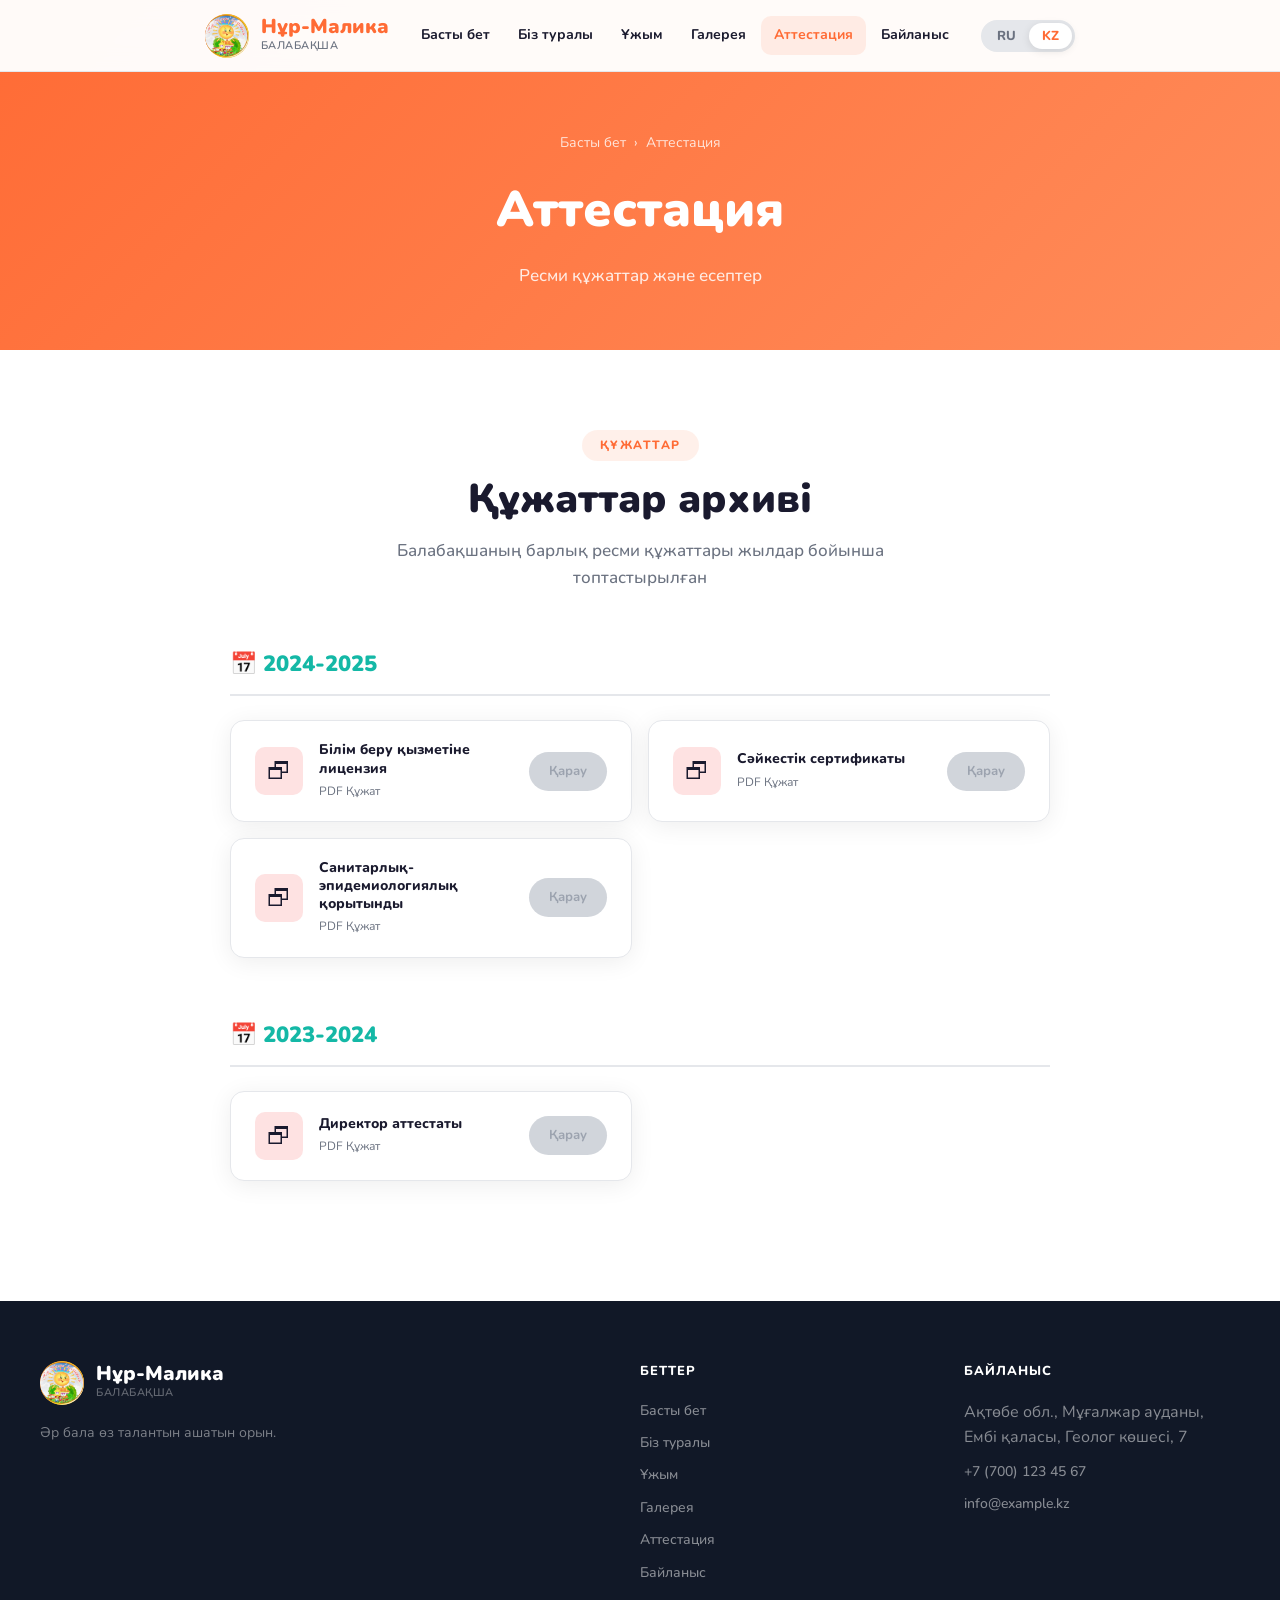
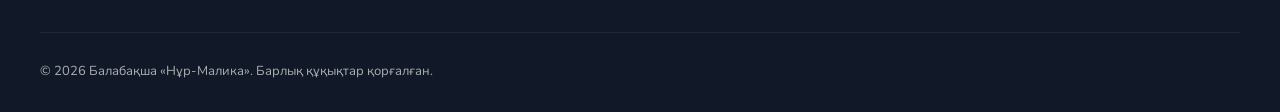
<file: attestation.html>
<!DOCTYPE html>
<html lang="kk">
<head>
<meta charset="UTF-8">
<meta name="viewport" content="width=device-width, initial-scale=1.0">
<title>Аттестация — Нұр-Малика</title>
<link rel="icon" type="image/png" href="images/logo.png">
<link rel="apple-touch-icon" href="images/logo.png">
<link rel="stylesheet" href="css/style.css">
</head>
<body>

<header>
  <a href="index.html" class="logo">
    <div class="logo-icon"><img src="images/logo.png" alt="Логотип" onerror="this.parentElement.innerHTML='🏫'"></div>
    <div><div class="logo-name" id="h-name">Нұр-Малика</div><div class="logo-sub" id="h-sub">Детский сад</div></div>
  </a>
  <nav id="main-nav">
    <a href="index.html">Главная</a><a href="about.html">О нас</a>
    <a href="team.html">Педагоги</a><a href="gallery.html">Галерея</a>
    <a href="attestation.html">Аттестация</a><a href="contacts.html">Контакты</a>
  </nav>
  <div class="header-right">
    <div class="lang-switcher">
      <button class="lang-btn" data-lang="ru">RU</button>
      <button class="lang-btn active" data-lang="kz">KZ</button>
    </div>
    <button class="hamburger"><span></span><span></span><span></span></button>
  </div>
</header>

<div class="page-banner">
  <div class="breadcrumb"><a href="index.html" id="bc-home">Главная</a> <span>›</span> <span id="bc-cur">Аттестация</span></div>
  <h1 id="ban-title">Аттестация и документы</h1>
  <p id="ban-sub">Лицензии, сертификаты и официальные документы</p>
</div>

<section class="contacts-page" style="padding:80px 24px">
  <div class="container">
    <div class="section-header fade-in">
      <div class="section-label" id="a-lbl">Документы</div>
      <h2 class="section-title" id="a-title">Наши лицензии и сертификаты</h2>
      <p class="section-subtitle" id="a-sub">Все документы соответствуют требованиям законодательства Республики Казахстан</p>
    </div>
    <div class="att-list" id="att-list"></div>
    <div id="a-empty" class="empty-state" style="display:none">
      <div class="icon">📄</div>
      <p id="a-empty-txt">Документов пока нет</p>
    </div>
  </div>
</section>

<div></div>

<footer>
  <div class="footer-grid">
    <div>
      <div class="footer-logo logo"><div class="logo-icon"><img src="images/logo.png" alt="Логотип" onerror="this.parentElement.innerHTML='🏫'"></div><div>
        <div class="logo-name" id="f-name">Нұр-Малика</div><div class="logo-sub" id="f-sub">Детский сад</div>
      </div></div>
      <p class="footer-desc" id="f-desc">Место, где каждый ребёнок раскрывает свои таланты.</p>
    </div>
    <div>
      <div class="footer-heading" id="f-pages">Страницы</div>
      <div class="footer-links" id="f-links"></div>
    </div>
    <div>
      <div class="footer-heading" id="f-ch">Контакты</div>
      <div class="footer-links">
        <span id="f-addr" style="color:rgba(255,255,255,0.5)"></span>
        <a id="f-phone" href="#"></a>
        <a id="f-email" href="#"></a>
      </div>
    </div>
  </div>
  <div class="footer-bottom">
    <span id="f-copy"></span>
  </div>
</footer>

<script src="js/filestore.js"></script>
<script src="js/data.js"></script>
<script src="js/main.js"></script>
<script>
async function render() {
  const d = getData(); const s = d.settings; const isKz = LANG === 'kz';
  document.getElementById('h-name').textContent = s.siteName;
  document.getElementById('h-sub').textContent  = isKz ? 'Балабақша' : 'Детский сад';
  const navRu = ['Главная','О нас','Педагоги','Галерея','Аттестация','Контакты'];
  const navKz = ['Басты бет','Біз туралы','Ұжым','Галерея','Аттестация','Байланыс'];
  document.querySelectorAll('#main-nav a').forEach((a,i) => a.textContent = isKz ? navKz[i] : navRu[i]);

  document.getElementById('bc-home').textContent   = isKz ? 'Басты бет' : 'Главная';
  document.getElementById('bc-cur').textContent    = isKz ? 'Аттестация' : 'Аттестация';
  document.getElementById('ban-title').textContent = isKz ? 'Аттестация' : 'Аттестация';
  document.getElementById('ban-sub').textContent   = isKz ? 'Ресми құжаттар және есептер' : 'Официальные документы и отчеты';

  document.getElementById('a-lbl').textContent   = isKz ? 'Құжаттар' : 'Документы';
  document.getElementById('a-title').textContent  = isKz ? 'Құжаттар архиві' : 'Архив документов';
  document.getElementById('a-sub').textContent    = isKz ? 'Балабақшаның барлық ресми құжаттары жылдар бойынша топтастырылған' : 'Все официальные документы детского сада, сгруппированные по годам';

  const list = document.getElementById('att-list');
  const empty = document.getElementById('a-empty');
  if (!d.attestation.length) {
    list.innerHTML = ''; empty.style.display = 'block';
    document.getElementById('a-empty-txt').textContent = isKz ? 'Құжаттар жоқ' : 'Документов пока нет';
  } else {
    empty.style.display = 'none';

    // Pre-load file URLs: server URL берём из fileUrl, иначе из IndexedDB по fileId.
    const storedURLs = {};
    await Promise.all(d.attestation.map(async a => {
      if (a.fileUrl) {
        // Server-mode: уже готовый URL (uploads/xxxxx.pdf)
        storedURLs[a.id] = { url: a.fileUrl, name: a.fileName, type: a.fileType };
      } else if (a.fileId) {
        try { const r = await fsURL(a.fileId); if (r) storedURLs[a.id] = r; } catch(e) {}
      }
    }));

    // Group by year
    const yearMap = {};
    d.attestation.forEach(a => {
      const yr = a.year || 'Без года';
      if (!yearMap[yr]) yearMap[yr] = [];
      yearMap[yr].push(a);
    });

    // Sort years descending
    const sortedYears = Object.keys(yearMap).sort((a, b) => b.localeCompare(a));

    const viewLbl = isKz ? 'Қарау' : 'Смотреть';

    list.innerHTML = sortedYears.map(yr => {
      const cards = yearMap[yr].map(a => {
        const fu = storedURLs[a.id];
        let btnHtml = '';
        if (fu) {
          btnHtml = `<a href="${fu.url}" target="_blank"
            style="background:var(--primary);color:white;padding:9px 20px;border-radius:50px;font-size:13px;font-weight:700;text-decoration:none;white-space:nowrap;flex-shrink:0">${viewLbl}</a>`;
        } else {
          btnHtml = `<span
            style="background:#D1D5DB;color:#9CA3AF;padding:9px 20px;border-radius:50px;font-size:13px;font-weight:700;white-space:nowrap;flex-shrink:0;cursor:default">${viewLbl}</span>`;
        }
        return `<div style="background:white;border-radius:14px;padding:20px 24px;display:flex;align-items:center;gap:16px;box-shadow:var(--shadow);border:1px solid var(--border)">
          <div style="width:48px;height:48px;background:#FEE2E2;border-radius:10px;display:flex;align-items:center;justify-content:center;font-size:24px;flex-shrink:0">🗗</div>
          <div style="flex:1;min-width:0">
            <div style="font-weight:800;font-size:14px;line-height:1.3;color:var(--text)">${isKz ? a.titleKz : a.titleRu}</div>
            <div style="font-size:12px;color:var(--text-muted);margin-top:4px">PDF ${isKz ? 'Құжат' : 'Документ'}</div>
          </div>
          ${btnHtml}
        </div>`;
      }).join('');

      return `<div style="margin-bottom:40px">
        <h3 style="color:#14B8A6;font-size:22px;font-weight:900;display:flex;align-items:center;gap:10px;margin-bottom:12px">
          📅 ${yr}
        </h3>
        <div style="border-top:2px solid var(--border);margin-bottom:24px"></div>
        <div style="display:grid;grid-template-columns:repeat(auto-fill,minmax(320px,1fr));gap:16px">
          ${cards}
        </div>
      </div>`;
    }).join('');
  }

  // footer
  document.getElementById('f-name').textContent  = s.siteName;
  document.getElementById('f-sub').textContent   = isKz ? 'Балабақша' : 'Детский сад';
  document.getElementById('f-desc').textContent  = isKz ? 'Әр бала өз талантын ашатын орын.' : 'Место, где каждый ребёнок раскрывает свои таланты.';
  document.getElementById('f-pages').textContent = isKz ? 'Беттер' : 'Страницы';
  document.getElementById('f-ch').textContent    = isKz ? 'Байланыс' : 'Контакты';
  document.getElementById('f-addr').textContent  = isKz ? s.addressKz : s.address;
  document.getElementById('f-phone').textContent = s.phone; document.getElementById('f-phone').href = `tel:${s.phone.replace(/\s/g,'')}`;
  document.getElementById('f-email').textContent = s.email; document.getElementById('f-email').href = `mailto:${s.email}`;
  document.getElementById('f-copy').textContent  = `© 2026 ${isKz ? `Балабақша «${s.siteName}». Барлық құқықтар қорғалған.` : `Детский сад «${s.siteName}». Все права защищены.`}`;
  const nl = isKz ? ['Басты бет','Біз туралы','Ұжым','Галерея','Аттестация','Байланыс'] : ['Главная','О нас','Педагоги','Галерея','Аттестация','Контакты'];
  const hr = ['index.html','about.html','team.html','gallery.html','attestation.html','contacts.html'];
  document.getElementById('f-links').innerHTML = nl.map((n,i)=>`<a href="${hr[i]}">${n}</a>`).join('');
}

function openFileModal(url) {
  let m = document.getElementById('file-modal');
  if (!m) {
    m = document.createElement('div');
    m.id = 'file-modal';
    m.style.cssText = 'position:fixed;inset:0;background:rgba(0,0,0,0.88);z-index:9999;display:flex;align-items:center;justify-content:center;padding:20px';
    m.innerHTML = `<div style="position:relative;max-width:90vw;max-height:90vh">
      <img id="file-modal-img" style="max-width:90vw;max-height:85vh;border-radius:12px;object-fit:contain">
      <button onclick="document.getElementById('file-modal').remove()"
        style="position:fixed;top:20px;right:20px;width:44px;height:44px;background:rgba(255,255,255,0.15);
               border:none;border-radius:50%;color:white;font-size:20px;cursor:pointer">✕</button>
    </div>`;
    m.addEventListener('click', e => { if (e.target === m) m.remove(); });
    document.body.appendChild(m);
  }
  document.getElementById('file-modal-img').src = url;
}
</script>
</body>
</html>
</file>
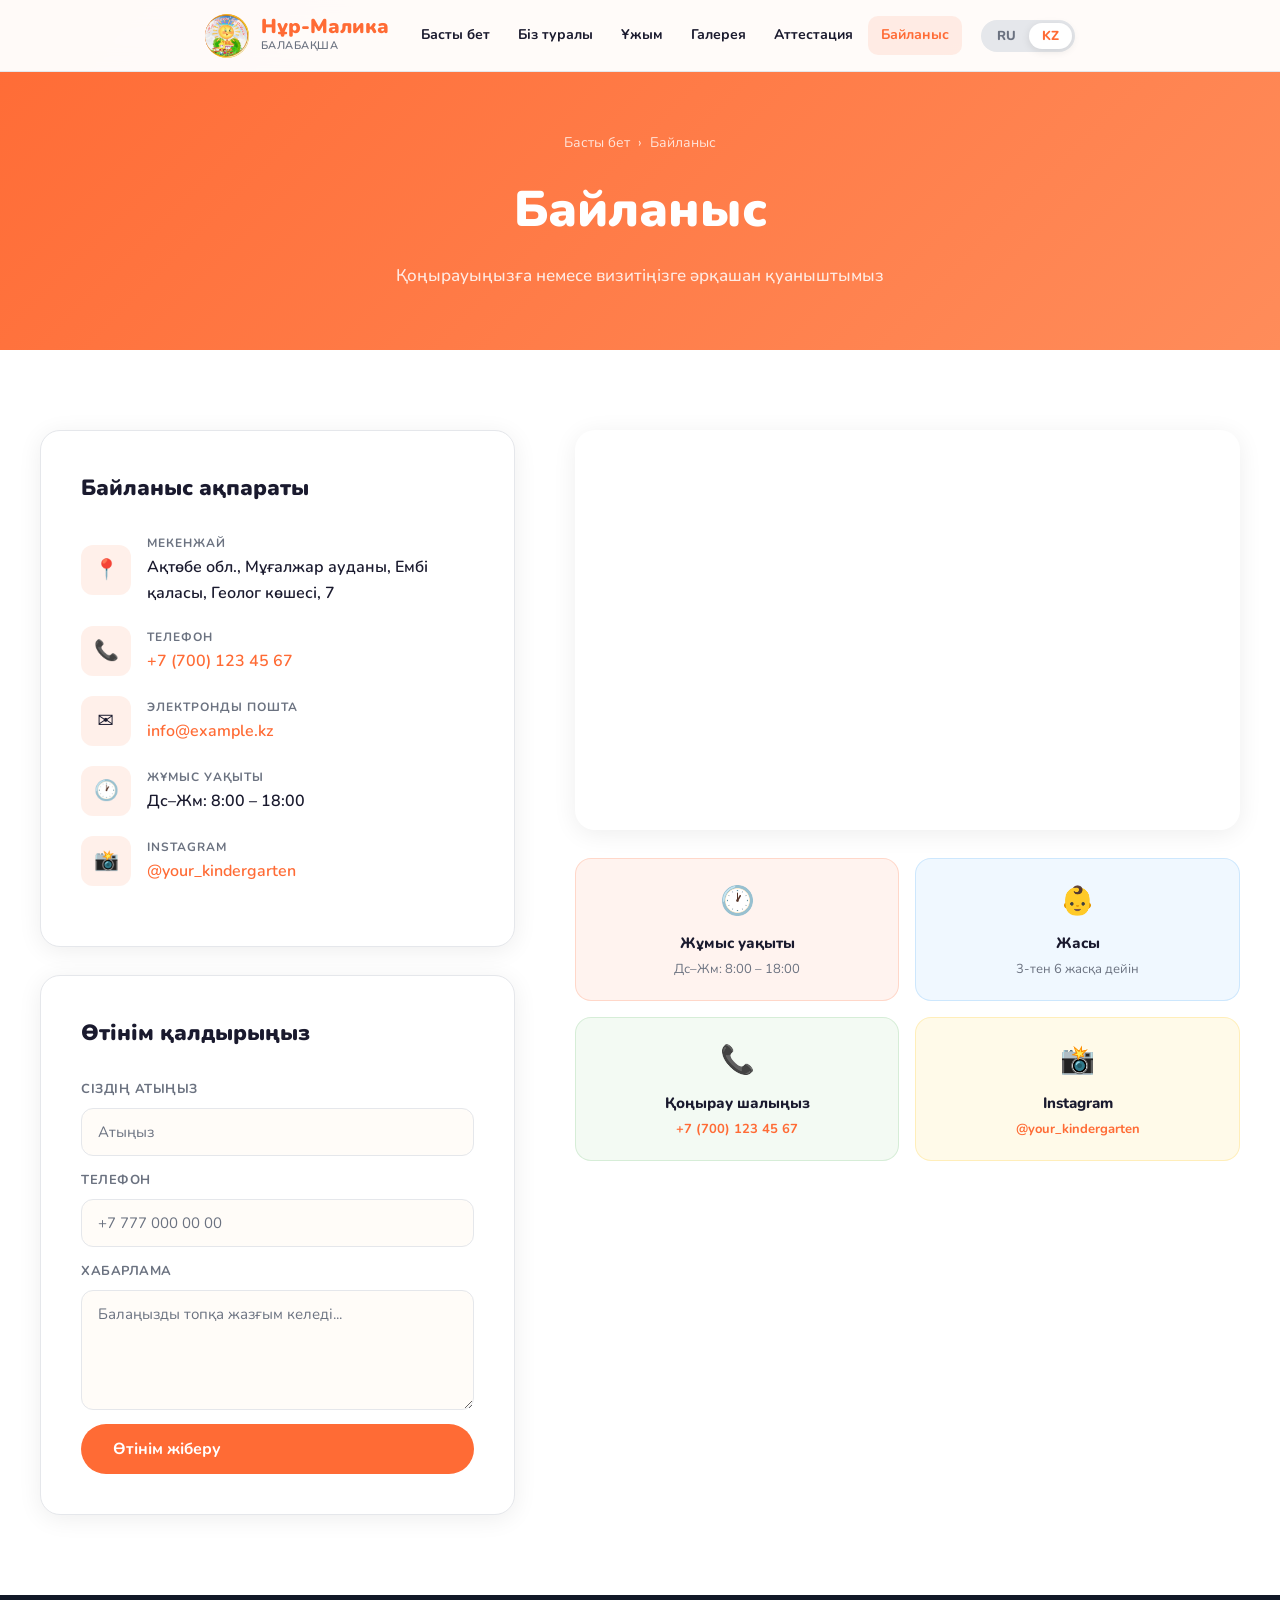
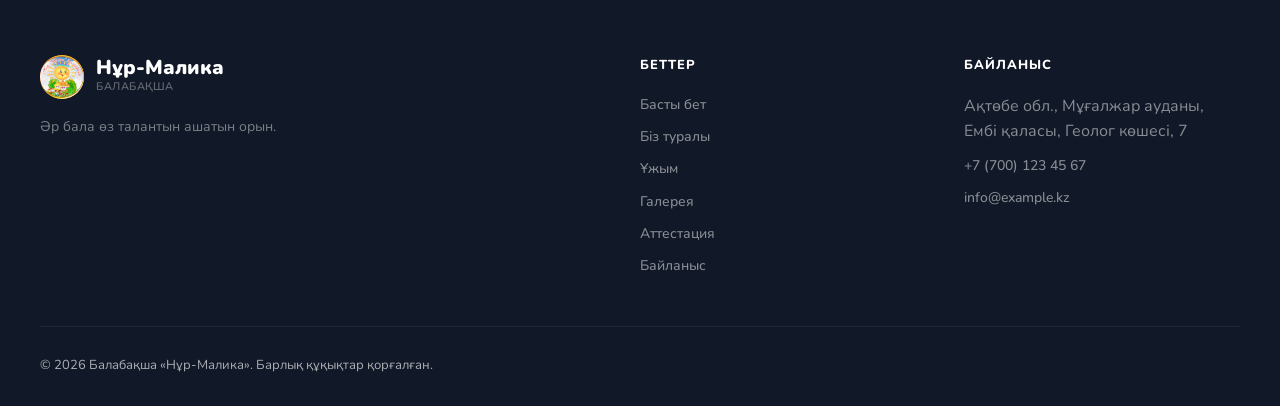
<file: contacts.html>
<!DOCTYPE html>
<html lang="kk">
<head>
<meta charset="UTF-8">
<meta name="viewport" content="width=device-width, initial-scale=1.0">
<title>Контакты — Нұр-Малика</title>
<link rel="icon" type="image/png" href="images/logo.png">
<link rel="apple-touch-icon" href="images/logo.png">
<link rel="stylesheet" href="css/style.css">
</head>
<body>

<header>
  <a href="index.html" class="logo">
    <div class="logo-icon"><img src="images/logo.png" alt="Логотип" onerror="this.parentElement.innerHTML='🏫'"></div>
    <div><div class="logo-name" id="h-name">Нұр-Малика</div><div class="logo-sub" id="h-sub">Детский сад</div></div>
  </a>
  <nav id="main-nav">
    <a href="index.html">Главная</a><a href="about.html">О нас</a>
    <a href="team.html">Педагоги</a><a href="gallery.html">Галерея</a>
    <a href="attestation.html">Аттестация</a><a href="contacts.html">Контакты</a>
  </nav>
  <div class="header-right">
    <div class="lang-switcher">
      <button class="lang-btn" data-lang="ru">RU</button>
      <button class="lang-btn active" data-lang="kz">KZ</button>
    </div>
    <button class="hamburger"><span></span><span></span><span></span></button>
  </div>
</header>

<div class="page-banner">
  <div class="breadcrumb"><a href="index.html" id="bc-home">Главная</a> <span>›</span> <span id="bc-cur">Контакты</span></div>
  <h1 id="ban-title">Контакты</h1>
  <p id="ban-sub">Мы всегда рады вашему звонку или визиту</p>
</div>

<section class="contacts-page" style="padding:80px 24px">
  <div class="container">
    <div class="contacts-grid">
      <!-- LEFT: info + form -->
      <div>
        <div class="contact-card" style="margin-bottom:28px">
          <h3 id="ci-title">Контактная информация</h3>
          <div class="contact-item">
            <div class="contact-icon">📍</div>
            <div>
              <div class="contact-lbl" id="ci-addr-lbl">Адрес</div>
              <div class="contact-val" id="ci-addr">г. Город, ул. Примерная, 1</div>
            </div>
          </div>
          <div class="contact-item">
            <div class="contact-icon">📞</div>
            <div>
              <div class="contact-lbl" id="ci-ph-lbl">Телефон</div>
              <div class="contact-val"><a id="ci-phone" href="#">+7 (700) 123 45 67</a></div>
            </div>
          </div>
          <div class="contact-item">
            <div class="contact-icon">✉️</div>
            <div>
              <div class="contact-lbl" id="ci-em-lbl">Email</div>
              <div class="contact-val"><a id="ci-email" href="#">info@example.kz</a></div>
            </div>
          </div>
          <div class="contact-item">
            <div class="contact-icon">🕐</div>
            <div>
              <div class="contact-lbl" id="ci-hr-lbl">Режим работы</div>
              <div class="contact-val" id="ci-hours">Пн–Пт: 7:00 – 19:00</div>
            </div>
          </div>
          <div class="contact-item">
            <div class="contact-icon">📸</div>
            <div>
              <div class="contact-lbl">Instagram</div>
              <div class="contact-val"><a id="ci-ig" href="#" target="_blank">@your_kindergarten</a></div>
            </div>
          </div>
        </div>

        <!-- FORM -->
        <div class="contact-card">
          <h3 id="cf-title">Оставьте заявку</h3>
          <form class="contact-form-light js-contact-form" style="display:flex;flex-direction:column;gap:14px;margin-top:4px">
            <div class="form-group">
              <label id="cf-n-lbl">Ваше имя</label>
              <input type="text" id="cf-name" placeholder="Ваше имя" required
                     style="background:var(--bg);color:var(--text);border:1px solid var(--border);padding:13px 16px;border-radius:12px;font-size:15px;font-family:var(--font);outline:none;transition:border-color 0.2s"
                     onfocus="this.style.borderColor='var(--primary)'" onblur="this.style.borderColor='var(--border)'">
            </div>
            <div class="form-group">
              <label id="cf-p-lbl">Телефон</label>
              <input type="tel" id="cf-phone-inp" placeholder="+7 777 000 00 00" required
                     style="background:var(--bg);color:var(--text);border:1px solid var(--border);padding:13px 16px;border-radius:12px;font-size:15px;font-family:var(--font);outline:none;transition:border-color 0.2s"
                     onfocus="this.style.borderColor='var(--primary)'" onblur="this.style.borderColor='var(--border)'">
            </div>
            <div class="form-group">
              <label id="cf-m-lbl">Сообщение</label>
              <textarea id="cf-msg" placeholder="Хочу записать ребёнка в группу..." rows="4"
                        style="background:var(--bg);color:var(--text);border:1px solid var(--border);padding:13px 16px;border-radius:12px;font-size:15px;font-family:var(--font);outline:none;resize:vertical;transition:border-color 0.2s"
                        onfocus="this.style.borderColor='var(--primary)'" onblur="this.style.borderColor='var(--border)'"></textarea>
            </div>
            <button type="submit" class="btn btn-orange" id="cf-btn">Отправить заявку</button>
          </form>
        </div>
      </div>

      <!-- RIGHT: map -->
      <div>
        <div class="map-wrap" style="margin-bottom:28px">
          <iframe id="map-frame"
            src="https://www.google.com/maps/embed?pb=!1m18!1m12!1m3!1d2906.4!2d76.9286!3d43.2567!2m3!1f0!2f0!3f0!3m2!1i1024!2i768!4f13.1!3m3!1m2!1s0x0%3A0x0!2zNDPCsDE1JzI0LjEiTiA3NsKwNTUnNDMuMCJF!5e0!3m2!1sru!2skz!4v1700000000000!5m2!1sru!2skz"
            allowfullscreen="" loading="lazy" referrerpolicy="no-referrer-when-downgrade">
          </iframe>
        </div>
        <!-- Quick info cards -->
        <div style="display:grid;grid-template-columns:1fr 1fr;gap:16px">
          <div style="background:rgba(255,107,53,0.08);border:1px solid rgba(255,107,53,0.2);border-radius:16px;padding:20px;text-align:center">
            <div style="font-size:28px;margin-bottom:8px">🕐</div>
            <div style="font-weight:800;font-size:15px;color:var(--text)" id="q-open-title">Открыты</div>
            <div style="font-size:13px;color:var(--text-muted);margin-top:4px" id="q-hours">Пн–Пт: 7:00–19:00</div>
          </div>
          <div style="background:rgba(66,165,245,0.08);border:1px solid rgba(66,165,245,0.2);border-radius:16px;padding:20px;text-align:center">
            <div style="font-size:28px;margin-bottom:8px">👶</div>
            <div style="font-weight:800;font-size:15px;color:var(--text)" id="q-age-title">Возраст</div>
            <div style="font-size:13px;color:var(--text-muted);margin-top:4px" id="q-age">от 3 до 6 лет</div>
          </div>
          <div style="background:rgba(102,187,106,0.08);border:1px solid rgba(102,187,106,0.2);border-radius:16px;padding:20px;text-align:center">
            <div style="font-size:28px;margin-bottom:8px">📞</div>
            <div style="font-weight:800;font-size:15px;color:var(--text)" id="q-call-title">Звоните</div>
            <div style="font-size:13px;margin-top:4px"><a id="q-phone" href="#" style="color:var(--primary);font-weight:700;text-decoration:none"></a></div>
          </div>
          <div style="background:rgba(255,213,79,0.12);border:1px solid rgba(255,213,79,0.3);border-radius:16px;padding:20px;text-align:center">
            <div style="font-size:28px;margin-bottom:8px">📸</div>
            <div style="font-weight:800;font-size:15px;color:var(--text)">Instagram</div>
            <div style="font-size:13px;margin-top:4px"><a id="q-ig" href="#" target="_blank" style="color:var(--primary);font-weight:700;text-decoration:none"></a></div>
          </div>
        </div>
      </div>
    </div>
  </div>
</section>

<footer>
  <div class="footer-grid">
    <div>
      <div class="footer-logo logo"><div class="logo-icon"><img src="images/logo.png" alt="Логотип" onerror="this.parentElement.innerHTML='🏫'"></div><div>
        <div class="logo-name" id="f-name">Нұр-Малика</div><div class="logo-sub" id="f-sub">Детский сад</div>
      </div></div>
      <p class="footer-desc" id="f-desc">Место, где каждый ребёнок раскрывает свои таланты.</p>
    </div>
    <div>
      <div class="footer-heading" id="f-pages">Страницы</div>
      <div class="footer-links" id="f-links"></div>
    </div>
    <div>
      <div class="footer-heading" id="f-ch">Контакты</div>
      <div class="footer-links">
        <span id="f-addr" style="color:rgba(255,255,255,0.5)"></span>
        <a id="f-phone" href="#"></a>
        <a id="f-email" href="#"></a>
      </div>
    </div>
  </div>
  <div class="footer-bottom">
    <span id="f-copy"></span>
  </div>
</footer>

<script src="js/data.js"></script>
<script src="js/main.js"></script>
<script>
function render() {
  const d = getData(); const s = d.settings; const isKz = LANG === 'kz';
  document.getElementById('h-name').textContent = s.siteName;
  document.getElementById('h-sub').textContent  = isKz ? 'Балабақша' : 'Детский сад';
  const navRu = ['Главная','О нас','Педагоги','Галерея','Аттестация','Контакты'];
  const navKz = ['Басты бет','Біз туралы','Ұжым','Галерея','Аттестация','Байланыс'];
  document.querySelectorAll('#main-nav a').forEach((a,i) => a.textContent = isKz ? navKz[i] : navRu[i]);

  document.getElementById('bc-home').textContent   = isKz ? 'Басты бет' : 'Главная';
  document.getElementById('bc-cur').textContent    = isKz ? 'Байланыс' : 'Контакты';
  document.getElementById('ban-title').textContent = isKz ? 'Байланыс' : 'Контакты';
  document.getElementById('ban-sub').textContent   = isKz ? 'Қоңырауыңызға немесе визитіңізге әрқашан қуаныштымыз' : 'Мы всегда рады вашему звонку или визиту';

  document.getElementById('ci-title').textContent   = isKz ? 'Байланыс ақпараты' : 'Контактная информация';
  document.getElementById('ci-addr-lbl').textContent = isKz ? 'Мекенжай' : 'Адрес';
  document.getElementById('ci-addr').textContent    = isKz ? s.addressKz : s.address;
  document.getElementById('ci-ph-lbl').textContent  = isKz ? 'Телефон' : 'Телефон';
  document.getElementById('ci-phone').textContent   = s.phone;
  document.getElementById('ci-phone').href          = `tel:${s.phone.replace(/\s/g,'')}`;
  document.getElementById('ci-em-lbl').textContent  = isKz ? 'Электронды пошта' : 'Email';
  document.getElementById('ci-email').textContent   = s.email;
  document.getElementById('ci-email').href          = `mailto:${s.email}`;
  document.getElementById('ci-hr-lbl').textContent  = isKz ? 'Жұмыс уақыты' : 'Режим работы';
  document.getElementById('ci-hours').textContent   = isKz ? s.hoursKz : s.hours;
  document.getElementById('ci-ig').textContent      = s.instagram;
  document.getElementById('ci-ig').href             = `https://instagram.com/${s.instagram.replace('@','')}`;

  document.getElementById('cf-title').textContent = isKz ? 'Өтінім қалдырыңыз' : 'Оставьте заявку';
  document.getElementById('cf-n-lbl').textContent = isKz ? 'Сіздің атыңыз' : 'Ваше имя';
  document.getElementById('cf-p-lbl').textContent = isKz ? 'Телефон' : 'Телефон';
  document.getElementById('cf-m-lbl').textContent = isKz ? 'Хабарлама' : 'Сообщение';
  document.getElementById('cf-btn').textContent   = isKz ? 'Өтінім жіберу' : 'Отправить заявку';
  document.getElementById('cf-name').placeholder  = isKz ? 'Атыңыз' : 'Ваше имя';
  document.getElementById('cf-msg').placeholder   = isKz ? 'Балаңызды топқа жазғым келеді...' : 'Хочу записать ребёнка в группу...';

  document.getElementById('q-open-title').textContent = isKz ? 'Жұмыс уақыты' : 'Открыты';
  document.getElementById('q-hours').textContent      = isKz ? s.hoursKz : s.hours;
  document.getElementById('q-age-title').textContent  = isKz ? 'Жасы' : 'Возраст';
  document.getElementById('q-age').textContent        = isKz ? '3-тен 6 жасқа дейін' : 'от 3 до 6 лет';
  document.getElementById('q-call-title').textContent = isKz ? 'Қоңырау шалыңыз' : 'Звоните';
  document.getElementById('q-phone').textContent      = s.phone;
  document.getElementById('q-phone').href             = `tel:${s.phone.replace(/\s/g,'')}`;
  document.getElementById('q-ig').textContent         = s.instagram;
  document.getElementById('q-ig').href                = `https://instagram.com/${s.instagram.replace('@','')}`;

  // footer
  document.getElementById('f-name').textContent  = s.siteName;
  document.getElementById('f-sub').textContent   = isKz ? 'Балабақша' : 'Детский сад';
  document.getElementById('f-desc').textContent  = isKz ? 'Әр бала өз талантын ашатын орын.' : 'Место, где каждый ребёнок раскрывает свои таланты.';
  document.getElementById('f-pages').textContent = isKz ? 'Беттер' : 'Страницы';
  document.getElementById('f-ch').textContent    = isKz ? 'Байланыс' : 'Контакты';
  document.getElementById('f-addr').textContent  = isKz ? s.addressKz : s.address;
  document.getElementById('f-phone').textContent = s.phone; document.getElementById('f-phone').href = `tel:${s.phone.replace(/\s/g,'')}`;
  document.getElementById('f-email').textContent = s.email; document.getElementById('f-email').href = `mailto:${s.email}`;
  document.getElementById('f-copy').textContent  = `© 2026 ${isKz ? `Балабақша «${s.siteName}». Барлық құқықтар қорғалған.` : `Детский сад «${s.siteName}». Все права защищены.`}`;
  const nl = isKz ? ['Басты бет','Біз туралы','Ұжым','Галерея','Аттестация','Байланыс'] : ['Главная','О нас','Педагоги','Галерея','Аттестация','Контакты'];
  const hr = ['index.html','about.html','team.html','gallery.html','attestation.html','contacts.html'];
  document.getElementById('f-links').innerHTML = nl.map((n,i)=>`<a href="${hr[i]}">${n}</a>`).join('');
}
</script>
</body>
</html>
</file>
<file: css/style.css>
@import url('https://fonts.googleapis.com/css2?family=Nunito:wght@400;500;600;700;800;900&display=swap');

*, *::before, *::after { box-sizing: border-box; margin: 0; padding: 0; }

:root {
  --primary: #FF6B35;
  --primary-dark: #E55B28;
  --primary-light: #FF8C5A;
  --secondary: #42A5F5;
  --accent: #FFD54F;
  --success: #66BB6A;
  --bg: #FFFCF8;
  --surface: #FFFFFF;
  --text: #1A1A2E;
  --text-muted: #6B7280;
  --border: #E5E7EB;
  --shadow: 0 4px 24px rgba(0,0,0,0.07);
  --shadow-lg: 0 12px 40px rgba(0,0,0,0.13);
  --radius: 20px;
  --radius-sm: 12px;
  --header-height: 72px;
  --font: 'Nunito', system-ui, sans-serif;
}

html { scroll-behavior: smooth; }

body {
  font-family: var(--font);
  background: var(--bg);
  color: var(--text);
  line-height: 1.6;
  font-size: 16px;
}

/* ═══════════ HEADER ═══════════ */
header {
  position: fixed;
  top: 0; left: 0; right: 0;
  height: var(--header-height);
  background: rgba(255,255,255,0.97);
  backdrop-filter: blur(12px);
  border-bottom: 1px solid var(--border);
  z-index: 1000;
  display: flex;
  align-items: center;
  padding: 0 clamp(80px, 16%, 300px);
  justify-content: space-between;
  transition: box-shadow 0.3s;
}
header.scrolled { box-shadow: var(--shadow); }

.logo {
  display: flex;
  align-items: center;
  gap: 12px;
  text-decoration: none;
  color: var(--text);
  flex-shrink: 0;
}
.logo-icon {
  width: 44px; height: 44px;
  background: linear-gradient(135deg, var(--primary), var(--accent));
  border-radius: 50%;
  display: flex; align-items: center; justify-content: center;
  font-size: 22px; font-weight: 900; color: white;
  overflow: hidden;
  flex-shrink: 0;
}
.logo-icon img { width: 100%; height: 100%; object-fit: cover; display: block; }
.logo-name { font-weight: 900; font-size: 20px; color: var(--primary); line-height: 1; }
.logo-sub { font-size: 11px; color: var(--text-muted); font-weight: 600; text-transform: uppercase; letter-spacing: 0.5px; }

nav { display: flex; align-items: center; gap: 2px; }
nav a {
  text-decoration: none;
  color: var(--text);
  font-weight: 700;
  font-size: 14px;
  padding: 8px 13px;
  border-radius: 10px;
  transition: all 0.2s;
  white-space: nowrap;
}
nav a:hover { color: var(--primary); background: rgba(255,107,53,0.09); }
nav a.active { color: var(--primary); background: rgba(255,107,53,0.11); }

.header-right { display: flex; align-items: center; gap: 12px; }

.lang-switcher {
  display: flex;
  background: var(--border);
  border-radius: 20px;
  padding: 3px;
}
.lang-btn {
  border: none; background: none;
  padding: 4px 13px; border-radius: 16px;
  font-size: 13px; font-weight: 800;
  cursor: pointer; color: var(--text-muted);
  transition: all 0.2s; font-family: var(--font);
}
.lang-btn.active {
  background: white; color: var(--primary);
  box-shadow: 0 2px 8px rgba(0,0,0,0.1);
}

.hamburger {
  display: none; flex-direction: column; gap: 5px;
  cursor: pointer; padding: 8px; border: none; background: none;
}
.hamburger span {
  display: block; width: 24px; height: 2px;
  background: var(--text); border-radius: 2px; transition: all 0.3s;
}

/* ═══════════ BUTTONS ═══════════ */
.btn {
  display: inline-flex; align-items: center; gap: 8px;
  padding: 14px 32px; border-radius: 50px;
  font-size: 16px; font-weight: 700;
  text-decoration: none; cursor: pointer; border: none;
  transition: all 0.3s; font-family: var(--font);
}
.btn-primary { background: white; color: var(--primary); }
.btn-primary:hover { transform: translateY(-2px); box-shadow: 0 8px 30px rgba(0,0,0,0.15); }
.btn-outline { background: transparent; color: white; border: 2px solid rgba(255,255,255,0.6); }
.btn-outline:hover { background: rgba(255,255,255,0.15); transform: translateY(-2px); }
.btn-orange { background: var(--primary); color: white; }
.btn-orange:hover { background: var(--primary-dark); transform: translateY(-2px); box-shadow: 0 8px 20px rgba(255,107,53,0.4); }
.btn-sm { padding: 9px 22px; font-size: 14px; }

/* ═══════════ HERO ═══════════ */
.hero {
  min-height: 100vh;
  display: flex; align-items: center; justify-content: center;
  background: linear-gradient(135deg, #FF6B35 0%, #FF8C5A 50%, #FFD54F 100%);
  text-align: center;
  padding: calc(var(--header-height) + 40px) 24px 80px;
  position: relative; overflow: hidden;
}
.hero::before {
  content: '';
  position: absolute; inset: 0;
  background-image: radial-gradient(circle at 20% 50%, rgba(255,255,255,0.06) 0%, transparent 50%),
                    radial-gradient(circle at 80% 20%, rgba(255,255,255,0.08) 0%, transparent 40%);
}
.hero-content { max-width: 720px; position: relative; z-index: 1; }
.hero-badge {
  display: inline-flex; align-items: center; gap: 8px;
  background: rgba(255,255,255,0.2); border: 1px solid rgba(255,255,255,0.3);
  border-radius: 50px; padding: 8px 22px;
  font-size: 14px; font-weight: 700; color: white;
  margin-bottom: 24px; backdrop-filter: blur(10px);
}
.hero h1 {
  font-size: clamp(32px, 6vw, 64px); font-weight: 900;
  color: white; line-height: 1.1; margin-bottom: 20px;
  text-shadow: 0 2px 20px rgba(0,0,0,0.1);
}
.hero p { font-size: clamp(16px, 2.5vw, 20px); color: rgba(255,255,255,0.9); margin-bottom: 40px; font-weight: 500; }
.hero-buttons { display: flex; gap: 16px; justify-content: center; flex-wrap: wrap; }
.hero-stats {
  display: flex; gap: 48px; justify-content: center;
  margin-top: 64px; flex-wrap: wrap;
}
.hero-stat { color: white; text-align: center; }
.hero-stat-num { font-size: 40px; font-weight: 900; line-height: 1; }
.hero-stat-lbl { font-size: 13px; opacity: 0.8; font-weight: 600; margin-top: 4px; }

/* ═══════════ SECTIONS ═══════════ */
section { padding: 80px 24px; }
.container { max-width: 1200px; margin: 0 auto; }

.section-header { text-align: center; margin-bottom: 56px; }
.section-label {
  display: inline-block;
  background: rgba(255,107,53,0.1); color: var(--primary);
  font-size: 12px; font-weight: 800; text-transform: uppercase;
  letter-spacing: 1.5px; padding: 6px 18px; border-radius: 50px; margin-bottom: 14px;
}
.section-title { font-size: clamp(24px, 4vw, 40px); font-weight: 900; color: var(--text); margin-bottom: 14px; line-height: 1.2; }
.section-subtitle { font-size: 17px; color: var(--text-muted); max-width: 560px; margin: 0 auto; font-weight: 500; }

/* ═══════════ NEWS ═══════════ */
.news-section { background: white; }
.news-grid { display: grid; grid-template-columns: repeat(auto-fill, minmax(320px, 1fr)); gap: 28px; }
.news-card {
  background: white; border-radius: var(--radius);
  overflow: hidden; box-shadow: var(--shadow); transition: all 0.3s;
  border: 1px solid var(--border);
}
.news-card:hover { transform: translateY(-5px); box-shadow: var(--shadow-lg); }
.news-card-img {
  width: 100%; height: 200px; object-fit: cover; display: block;
}
.news-card-img-ph {
  width: 100%; height: 200px;
  background: linear-gradient(135deg, var(--primary-light), var(--accent));
  display: flex; align-items: center; justify-content: center; font-size: 52px;
}
.news-card-body { padding: 24px; }
.news-date { font-size: 12px; color: var(--text-muted); font-weight: 700; text-transform: uppercase; letter-spacing: 1px; margin-bottom: 10px; }
.news-title { font-size: 18px; font-weight: 800; color: var(--text); margin-bottom: 10px; line-height: 1.3; }
.news-text { font-size: 14px; color: var(--text-muted); line-height: 1.6; display: -webkit-box; -webkit-line-clamp: 3; -webkit-box-orient: vertical; overflow: hidden; }

/* ═══════════ ABOUT ═══════════ */
.about-section { background: var(--bg); }
.about-grid { display: grid; grid-template-columns: 1fr 1fr; gap: 64px; align-items: center; }
.about-img-wrap { position: relative; }
.about-img { width: 100%; border-radius: var(--radius); object-fit: cover; height: 460px; }
.about-img-ph {
  width: 100%; height: 460px; border-radius: var(--radius);
  background: linear-gradient(135deg, var(--secondary), var(--primary-light));
  display: flex; align-items: center; justify-content: center; font-size: 80px;
}
.about-badge {
  position: absolute; bottom: -20px; right: -20px;
  background: var(--primary); color: white; padding: 22px 24px;
  border-radius: 16px; text-align: center; box-shadow: 0 8px 24px rgba(255,107,53,0.35);
}
.about-badge-num { font-size: 34px; font-weight: 900; line-height: 1; }
.about-badge-lbl { font-size: 12px; font-weight: 700; opacity: 0.85; margin-top: 4px; }
.about-content h2 { font-size: clamp(24px, 3.5vw, 36px); font-weight: 900; margin-bottom: 20px; line-height: 1.2; }
.about-content p { font-size: 16px; color: var(--text-muted); line-height: 1.75; margin-bottom: 32px; }
.groups-list { display: flex; flex-direction: column; gap: 12px; }
.group-item {
  display: flex; align-items: center; gap: 16px;
  padding: 16px 20px; background: white;
  border-radius: var(--radius-sm); border: 1px solid var(--border);
}
.group-icon {
  width: 44px; height: 44px; border-radius: 12px;
  display: flex; align-items: center; justify-content: center; font-size: 20px; flex-shrink: 0;
}
.gi-orange { background: rgba(255,107,53,0.12); }
.gi-blue   { background: rgba(66,165,245,0.12); }
.gi-green  { background: rgba(102,187,106,0.12); }
.group-img { width: 56px; height: 56px; border-radius: 12px; object-fit: cover; flex-shrink: 0; }
.group-name { font-size: 15px; font-weight: 800; color: var(--text); }
.group-sub  { font-size: 13px; color: var(--text-muted); font-weight: 500; }

/* ═══════════ PROGRAMS ═══════════ */
.programs-section { background: white; }
.programs-grid { display: grid; grid-template-columns: repeat(auto-fill, minmax(240px, 1fr)); gap: 28px; }
.program-card {
  background: var(--bg); border-radius: var(--radius);
  padding: 36px 28px; text-align: center;
  border: 2px solid var(--border); transition: all 0.3s;
}
.program-card:hover { transform: translateY(-6px); box-shadow: var(--shadow-lg); border-color: var(--primary); }
.program-icon { font-size: 52px; margin-bottom: 20px; display: block; }
.program-title { font-size: 19px; font-weight: 800; color: var(--text); margin-bottom: 12px; }
.program-desc { font-size: 14px; color: var(--text-muted); line-height: 1.65; }

/* ═══════════ TEAM ═══════════ */
.team-section { background: var(--bg); }
.team-grid { display: grid; grid-template-columns: repeat(auto-fill, minmax(210px, 1fr)); gap: 28px; }
.team-card {
  background: white; border-radius: var(--radius);
  overflow: hidden; box-shadow: var(--shadow); transition: all 0.3s; text-align: center;
}
.team-card:hover { transform: translateY(-5px); box-shadow: var(--shadow-lg); }
.team-photo { width: 100%; height: 220px; object-fit: cover; object-position: top; }
.team-photo-ph {
  width: 100%; height: 220px;
  background: linear-gradient(135deg, var(--secondary), var(--accent));
  display: flex; align-items: center; justify-content: center; font-size: 70px;
}
.team-info { padding: 20px; }
.team-name { font-size: 15px; font-weight: 800; color: var(--text); margin-bottom: 6px; }
.team-role { font-size: 13px; color: var(--primary); font-weight: 700; }
.team-bio { font-size: 13px; color: var(--text-muted); margin-top: 10px; line-height: 1.5; }

/* ═══════════ GALLERY ═══════════ */
.gallery-section { background: white; }
.gallery-grid { display: grid; grid-template-columns: repeat(auto-fill, minmax(280px, 1fr)); gap: 16px; }
.gallery-item { position: relative; border-radius: var(--radius-sm); overflow: hidden; cursor: pointer; aspect-ratio: 4/3; }
.gallery-item img { width: 100%; height: 100%; object-fit: cover; transition: transform 0.4s; }
.gallery-item:hover img { transform: scale(1.06); }
.gallery-overlay {
  position: absolute; inset: 0;
  background: rgba(255,107,53,0.55);
  display: flex; align-items: center; justify-content: center;
  opacity: 0; transition: opacity 0.3s; font-size: 36px; color: white;
}
.gallery-item:hover .gallery-overlay { opacity: 1; }

.gallery-overlay-btns { display: flex; gap: 10px; }
.gal-btn {
  width: 44px; height: 44px; border-radius: 10px; border: none;
  cursor: pointer; display: flex; align-items: center; justify-content: center;
  font-size: 18px; transition: transform 0.2s; backdrop-filter: blur(6px);
}
.gal-btn-view { background: rgba(255,255,255,0.25); color: white; }
.gal-btn-dl   { background: rgba(255,255,255,0.9);  color: var(--primary); }
.gal-btn:hover { transform: scale(1.12); }

.att-file-link {
  display: inline-flex; align-items: center; gap: 7px;
  margin-top: 12px; padding: 8px 18px;
  background: rgba(255,107,53,0.1); color: var(--primary);
  border-radius: 8px; font-size: 13px; font-weight: 700;
  text-decoration: none; transition: background 0.2s;
}
.att-file-link:hover { background: rgba(255,107,53,0.2); }

/* Lightbox */
.lightbox {
  position: fixed; inset: 0;
  background: rgba(0,0,0,0.92); z-index: 9999;
  display: flex; align-items: center; justify-content: center;
  padding: 20px; opacity: 0; pointer-events: none; transition: opacity 0.3s;
}
.lightbox.open { opacity: 1; pointer-events: auto; }
.lightbox img { max-width: 90vw; max-height: 90vh; object-fit: contain; border-radius: 12px; }
.lb-close {
  position: fixed; top: 20px; right: 20px;
  width: 48px; height: 48px;
  background: rgba(255,255,255,0.12); border: none; border-radius: 50%;
  color: white; font-size: 22px; cursor: pointer; display: flex;
  align-items: center; justify-content: center; transition: background 0.2s;
}
.lb-close:hover { background: rgba(255,255,255,0.25); }

/* ═══════════ CONTACT SECTION (homepage) ═══════════ */
.contact-home { background: linear-gradient(135deg, #1A1A2E 0%, #2D2D5E 100%); }
.contact-home-grid { display: grid; grid-template-columns: 1fr 1fr; gap: 64px; align-items: start; }
.contact-home .section-title { color: white; }
.contact-home .section-subtitle { color: rgba(255,255,255,0.65); }
.contact-items { display: flex; flex-direction: column; gap: 20px; margin-top: 32px; }
.contact-item { display: flex; align-items: center; gap: 16px; }
.contact-icon {
  width: 50px; height: 50px;
  background: rgba(255,107,53,0.2); border-radius: 12px;
  display: flex; align-items: center; justify-content: center;
  font-size: 20px; flex-shrink: 0;
}
.contact-lbl { font-size: 12px; color: rgba(255,255,255,0.5); font-weight: 700; text-transform: uppercase; letter-spacing: 1px; }
.contact-val { font-size: 16px; color: white; font-weight: 600; margin-top: 2px; }
.contact-val a { color: white; text-decoration: none; }
.contact-val a:hover { color: var(--accent); }

.contact-form { display: flex; flex-direction: column; gap: 16px; }
.form-group { display: flex; flex-direction: column; gap: 8px; }
.form-group label { font-size: 13px; font-weight: 700; color: rgba(255,255,255,0.65); text-transform: uppercase; letter-spacing: 0.5px; }
.form-group input,
.form-group textarea,
.form-group select {
  padding: 14px 18px; border-radius: var(--radius-sm);
  border: 1px solid rgba(255,255,255,0.15);
  background: rgba(255,255,255,0.08);
  color: white; font-size: 15px; font-family: var(--font);
  transition: border-color 0.2s; outline: none;
}
.form-group input::placeholder,
.form-group textarea::placeholder { color: rgba(255,255,255,0.3); }
.form-group input:focus,
.form-group textarea:focus { border-color: var(--primary); }
.form-group textarea { resize: vertical; min-height: 120px; }

/* ═══════════ FOOTER ═══════════ */
footer { background: #111827; color: rgba(255,255,255,0.65); padding: 60px 24px 30px; }
.footer-grid { display: grid; grid-template-columns: 2fr 1fr 1fr; gap: 48px; max-width: 1200px; margin: 0 auto 48px; }
.footer-logo .logo-name { color: white; }
.footer-logo .logo-sub { color: rgba(255,255,255,0.35); }
.footer-desc { margin-top: 16px; font-size: 14px; line-height: 1.7; color: rgba(255,255,255,0.45); }
.footer-heading { font-size: 13px; font-weight: 800; color: white; text-transform: uppercase; letter-spacing: 1px; margin-bottom: 18px; }
.footer-links { display: flex; flex-direction: column; gap: 10px; }
.footer-links a { color: rgba(255,255,255,0.5); text-decoration: none; font-size: 14px; transition: color 0.2s; font-weight: 500; }
.footer-links a:hover { color: var(--primary); }
.footer-social { display: flex; gap: 12px; margin-top: 20px; }
.social-icon {
  width: 40px; height: 40px; border-radius: 10px;
  background: rgba(255,255,255,0.07);
  display: flex; align-items: center; justify-content: center;
  font-size: 18px; text-decoration: none;
  transition: background 0.2s;
}
.social-icon:hover { background: rgba(255,107,53,0.3); }
.footer-bottom {
  max-width: 1200px; margin: 0 auto;
  padding-top: 28px; border-top: 1px solid rgba(255,255,255,0.07);
  display: flex; justify-content: space-between; align-items: center;
  flex-wrap: wrap; gap: 12px; font-size: 13px;
}
.footer-bottom a { color: var(--primary); text-decoration: none; }

/* ═══════════ PAGE BANNER ═══════════ */
.page-banner {
  background: linear-gradient(135deg, var(--primary) 0%, var(--primary-light) 100%);
  padding: calc(var(--header-height) + 60px) 24px 60px;
  text-align: center; color: white;
}
.page-banner h1 { font-size: clamp(28px, 5vw, 50px); font-weight: 900; margin-bottom: 12px; }
.page-banner p { font-size: 17px; opacity: 0.85; font-weight: 500; }
.breadcrumb { display: flex; align-items: center; justify-content: center; gap: 8px; margin-bottom: 16px; font-size: 14px; opacity: 0.8; }
.breadcrumb a { color: white; text-decoration: none; }
.breadcrumb a:hover { opacity: 0.7; }

/* ═══════════ ATTESTATION ═══════════ */
.att-list { display: flex; flex-direction: column; gap: 20px; max-width: 820px; margin: 0 auto; }
.att-item {
  background: white; border-radius: var(--radius);
  padding: 28px 32px; display: flex; gap: 22px;
  align-items: center; box-shadow: var(--shadow);
  border: 1px solid var(--border); transition: all 0.3s;
}
.att-item:hover { transform: translateX(6px); border-color: var(--primary); }
.att-icon {
  width: 58px; height: 58px; background: rgba(255,107,53,0.1);
  border-radius: 14px; display: flex; align-items: center;
  justify-content: center; font-size: 28px; flex-shrink: 0;
}
.att-title { font-size: 17px; font-weight: 800; color: var(--text); margin-bottom: 6px; }
.att-desc { font-size: 14px; color: var(--text-muted); line-height: 1.5; }
.att-date { font-size: 12px; color: var(--primary); font-weight: 700; margin-top: 8px; }

/* ═══════════ CONTACTS PAGE ═══════════ */
.contacts-page { background: white; }
.contacts-grid { display: grid; grid-template-columns: 1fr 1.4fr; gap: 60px; align-items: start; }
.contact-card {
  background: white; border-radius: var(--radius);
  padding: 40px; box-shadow: var(--shadow); border: 1px solid var(--border);
}
.contact-card h3 { font-size: 22px; font-weight: 900; margin-bottom: 28px; }
.contact-card .contact-item { margin-bottom: 20px; }
.contact-card .contact-icon { background: rgba(255,107,53,0.1); }
.contact-card .contact-lbl { color: var(--text-muted); }
.contact-card .contact-val { color: var(--text); }
.contact-card .contact-val a { color: var(--primary); }
.map-wrap { border-radius: var(--radius); overflow: hidden; height: 400px; box-shadow: var(--shadow); }
.map-wrap iframe { width: 100%; height: 100%; border: none; }
.contact-form-light .form-group label { color: var(--text-muted); }
.contact-form-light input,
.contact-form-light textarea {
  background: var(--bg); color: var(--text);
  border: 1px solid var(--border);
}
.contact-form-light input::placeholder,
.contact-form-light textarea::placeholder { color: var(--text-muted); }
.contact-form-light input:focus,
.contact-form-light textarea:focus { border-color: var(--primary); }

/* ═══════════ ANIMATIONS ═══════════ */
.fade-in { opacity: 0; transform: translateY(24px); transition: all 0.6s ease; }
.fade-in.visible { opacity: 1; transform: translateY(0); }

/* ═══════════ TOAST ═══════════ */
.toast {
  position: fixed; bottom: 28px; right: 28px;
  background: #1A1A2E; color: white;
  padding: 14px 24px; border-radius: 12px;
  font-size: 15px; font-weight: 600;
  box-shadow: var(--shadow-lg); z-index: 99999;
  transform: translateY(80px); opacity: 0;
  transition: all 0.4s; pointer-events: none;
}
.toast.show { transform: translateY(0); opacity: 1; }
.toast.success { border-left: 4px solid var(--success); }
.toast.error   { border-left: 4px solid #EF4444; }

/* ═══════════ EMPTY STATE ═══════════ */
.empty-state { text-align: center; padding: 60px 20px; color: var(--text-muted); }
.empty-state .icon { font-size: 64px; margin-bottom: 16px; }
.empty-state p { font-size: 16px; }

/* ═══════════ RESPONSIVE ═══════════ */
@media (max-width: 900px) {
  .about-grid, .contact-home-grid, .contacts-grid { grid-template-columns: 1fr; gap: 40px; }
  .about-badge { bottom: 16px; right: 16px; }
  .footer-grid { grid-template-columns: 1fr 1fr; }
}
@media (max-width: 768px) {
  nav {
    display: none; position: fixed;
    top: var(--header-height); left: 0; right: 0;
    background: white; flex-direction: column;
    padding: 12px; border-bottom: 1px solid var(--border);
    box-shadow: var(--shadow); gap: 4px;
  }
  nav.open { display: flex; }
  nav a { width: 100%; padding: 12px 16px; }
  .hamburger { display: flex; }
  .logo-sub { display: none; }
  section { padding: 56px 16px; }
  .footer-grid { grid-template-columns: 1fr; gap: 28px; }
  .hero-stats { gap: 28px; }
  .map-wrap { height: 280px; }
}
@media (max-width: 480px) {
  .news-grid, .programs-grid, .team-grid, .gallery-grid { grid-template-columns: 1fr; }
}
</file>
